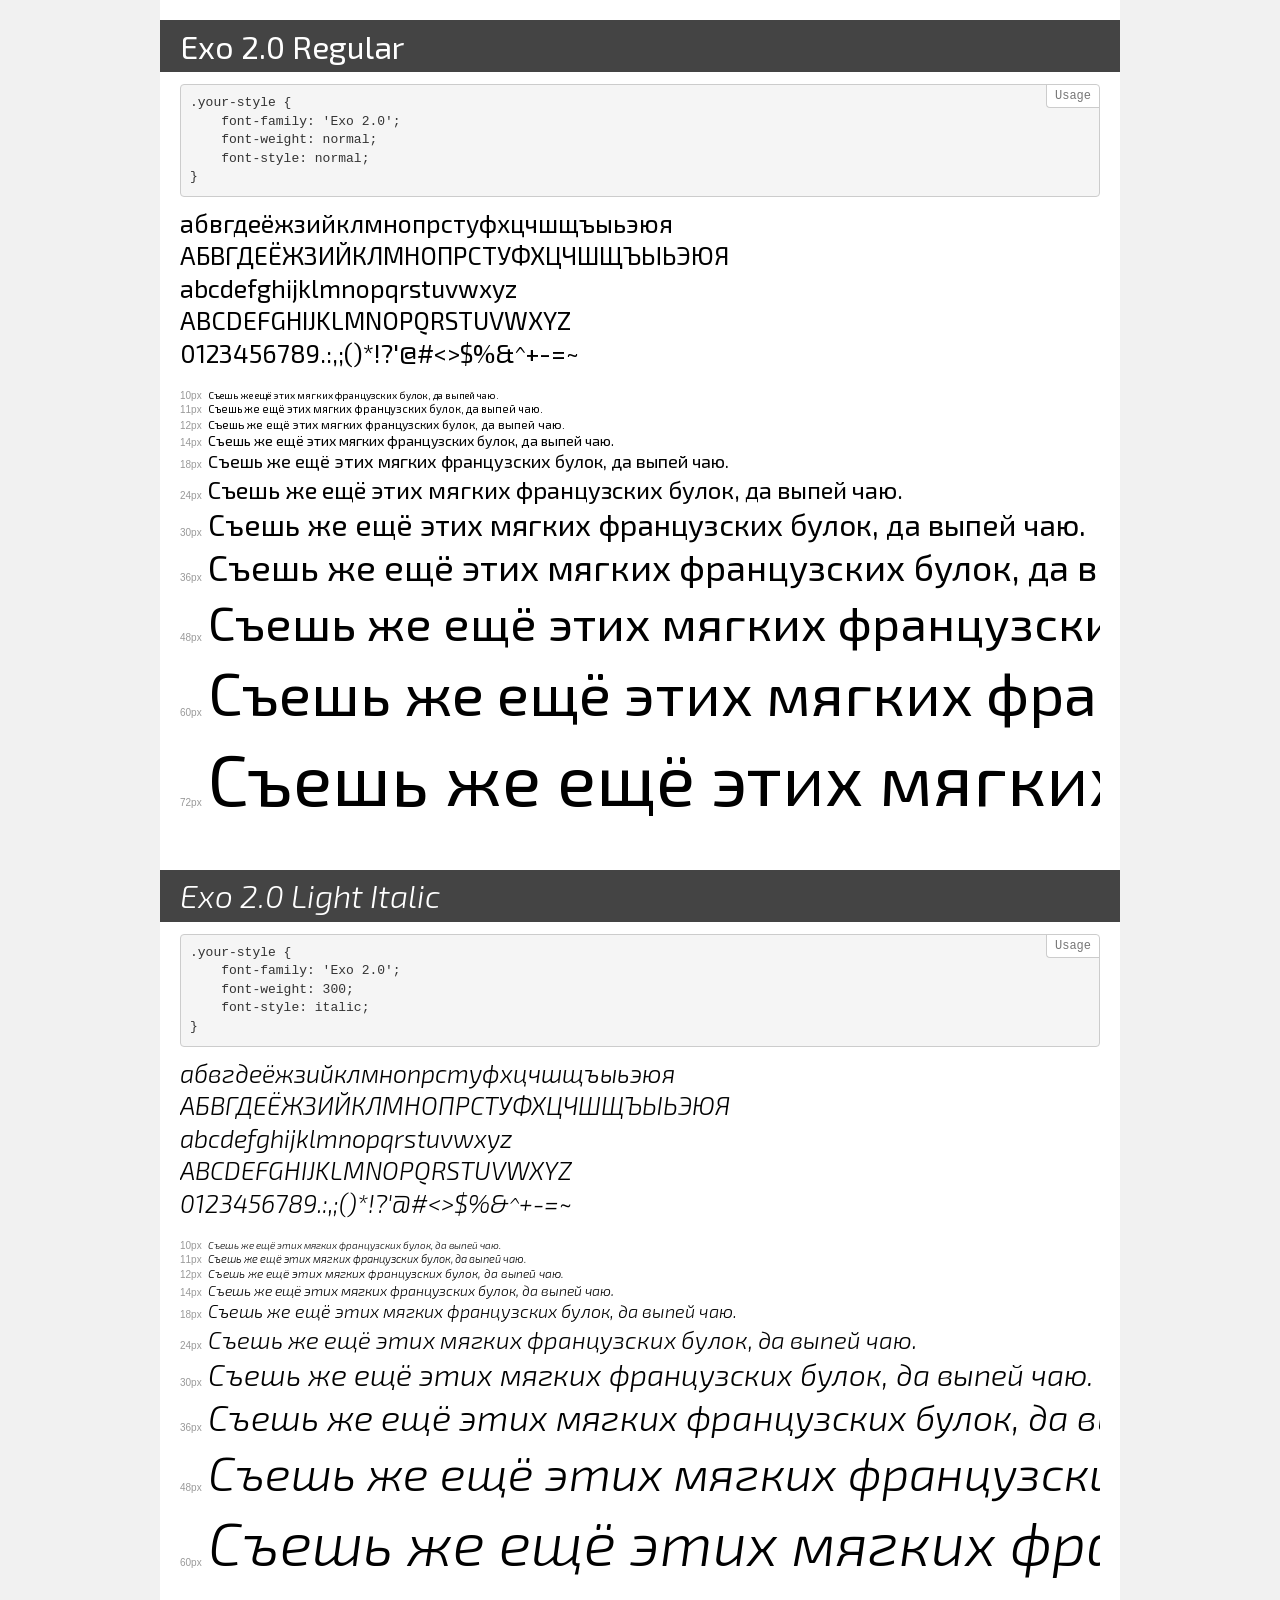
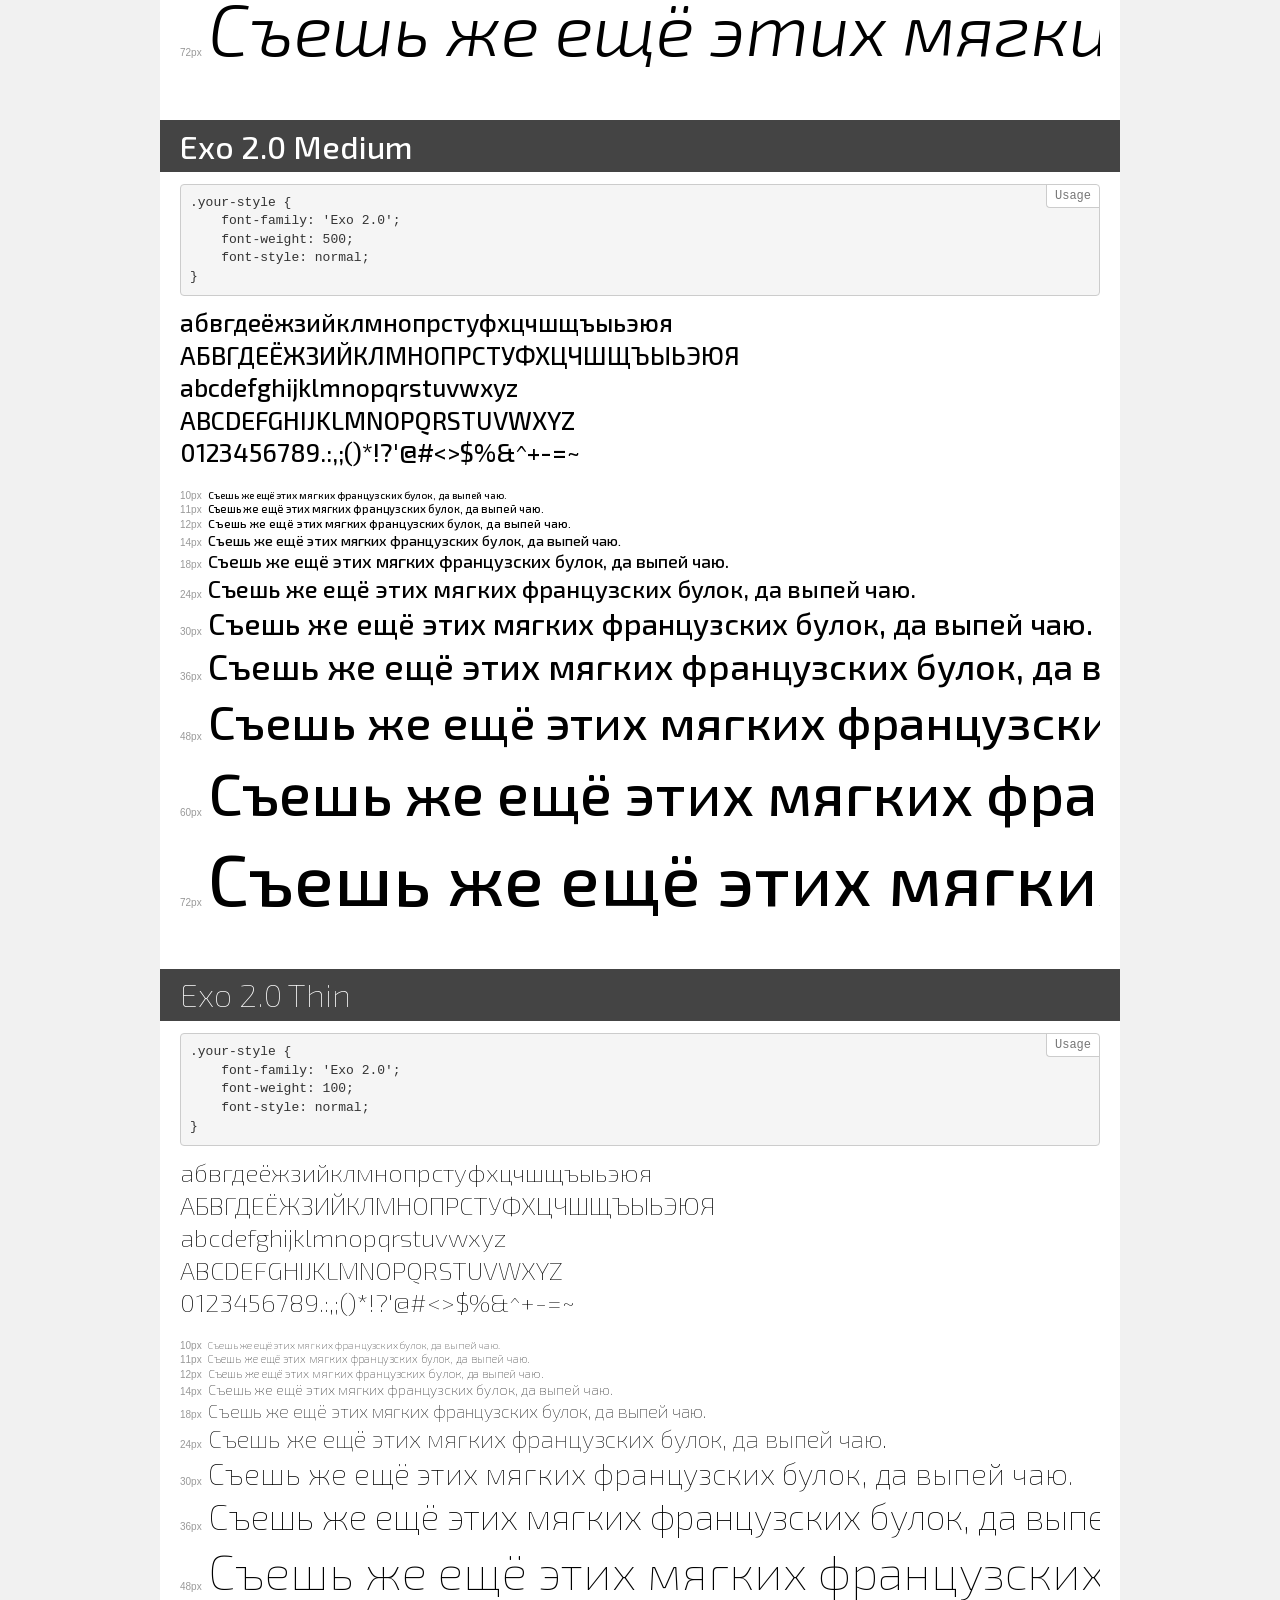
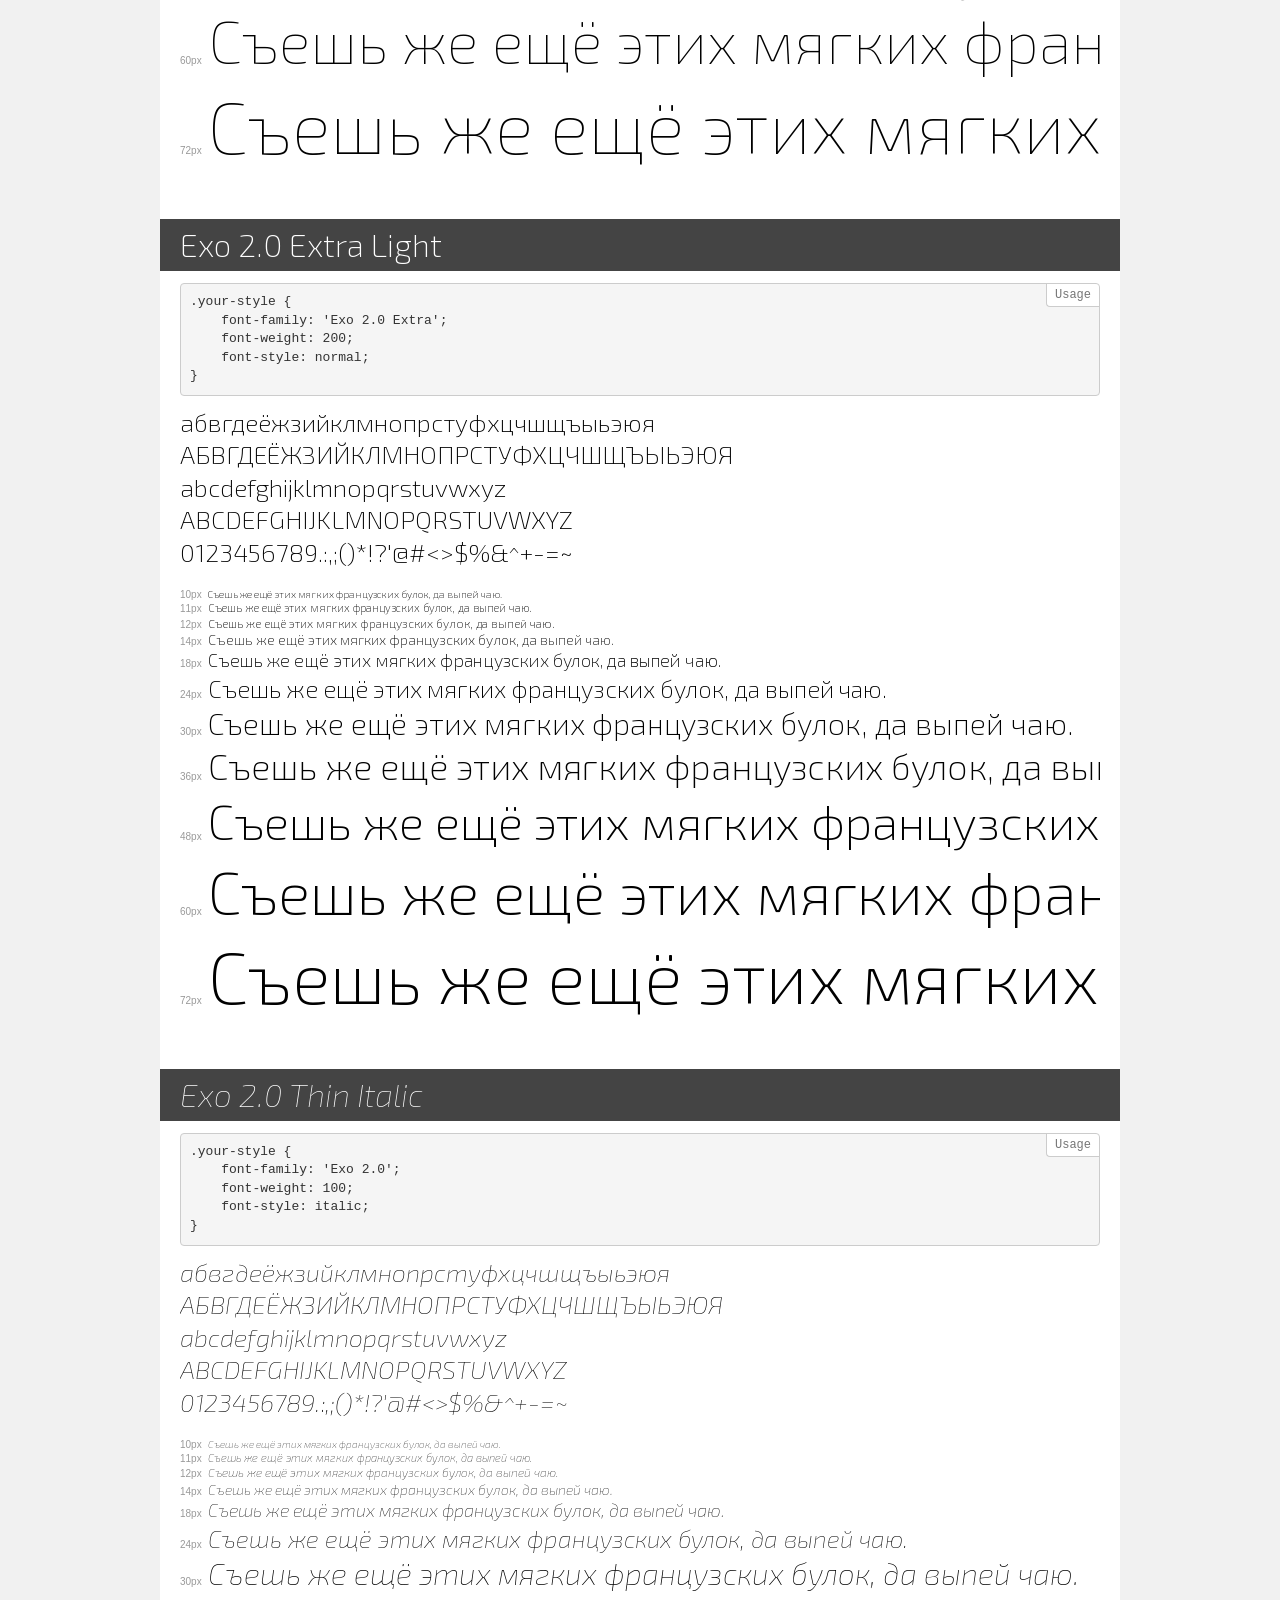
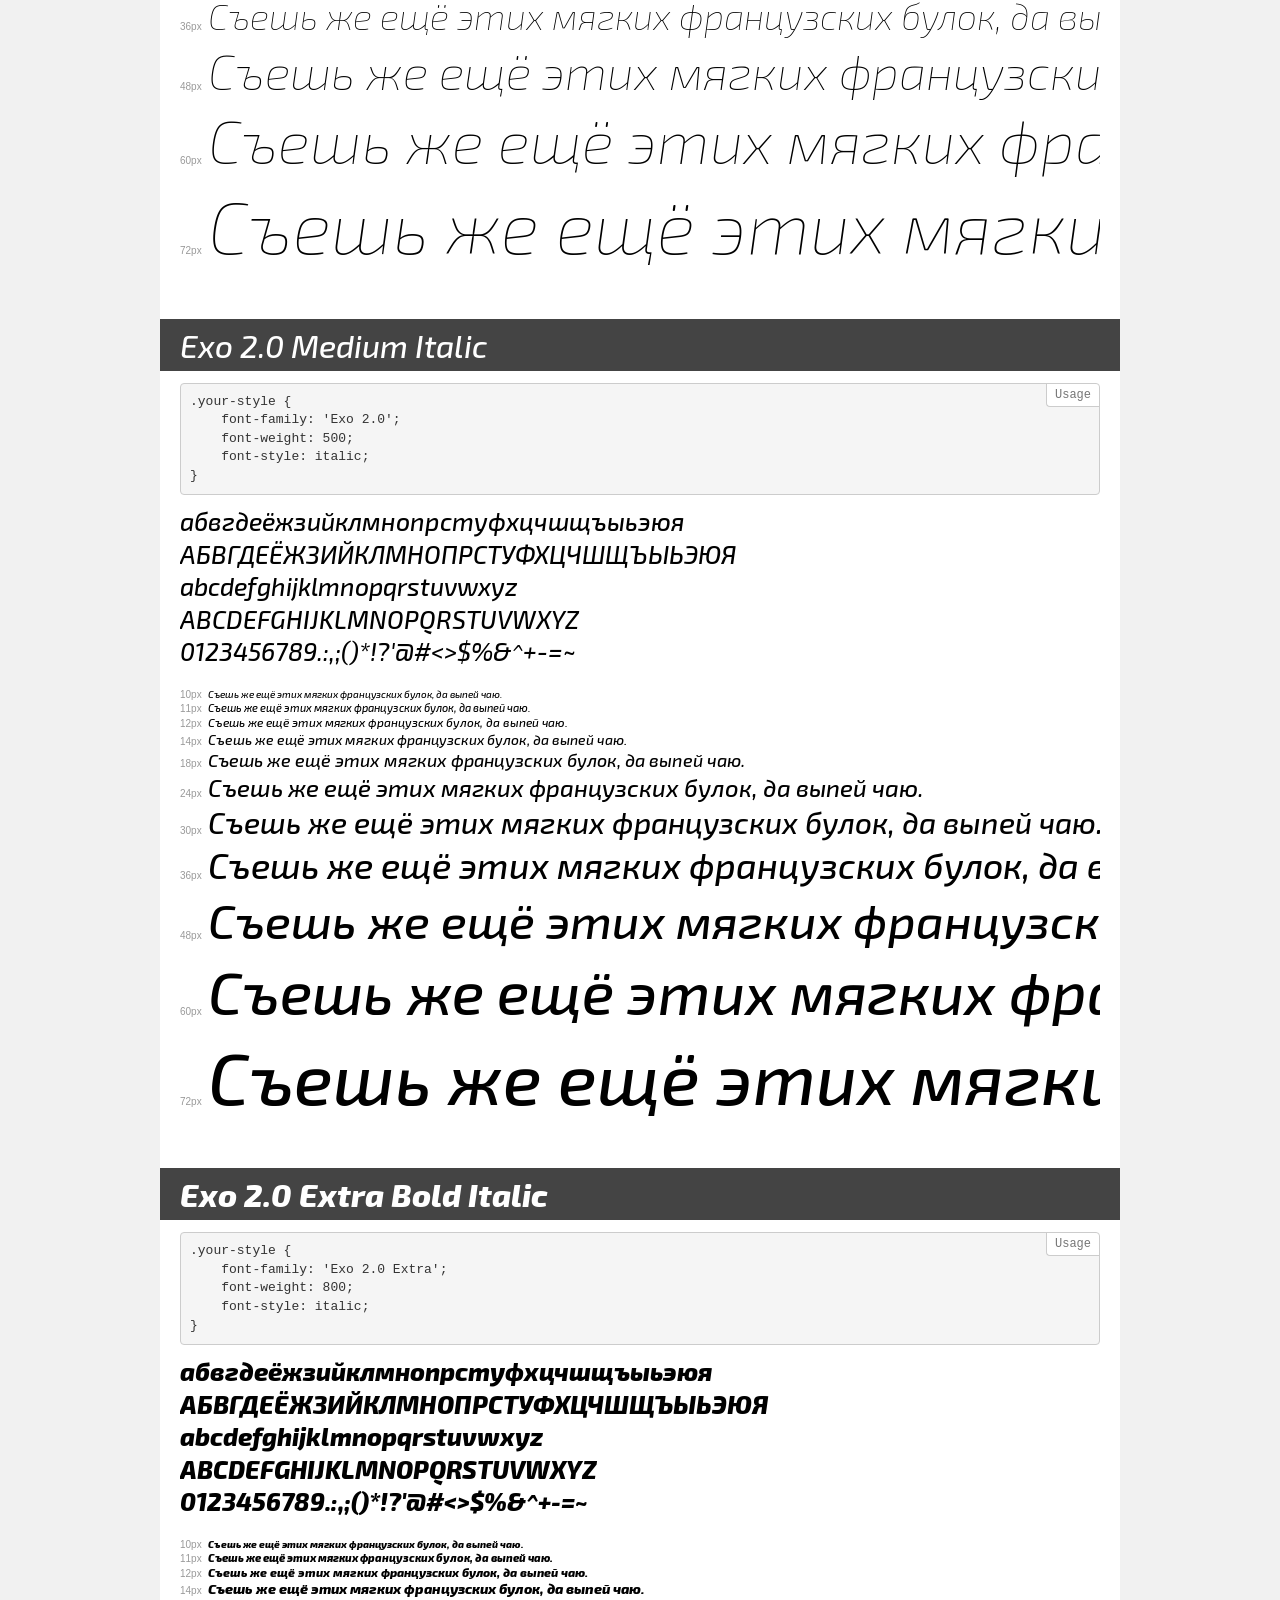
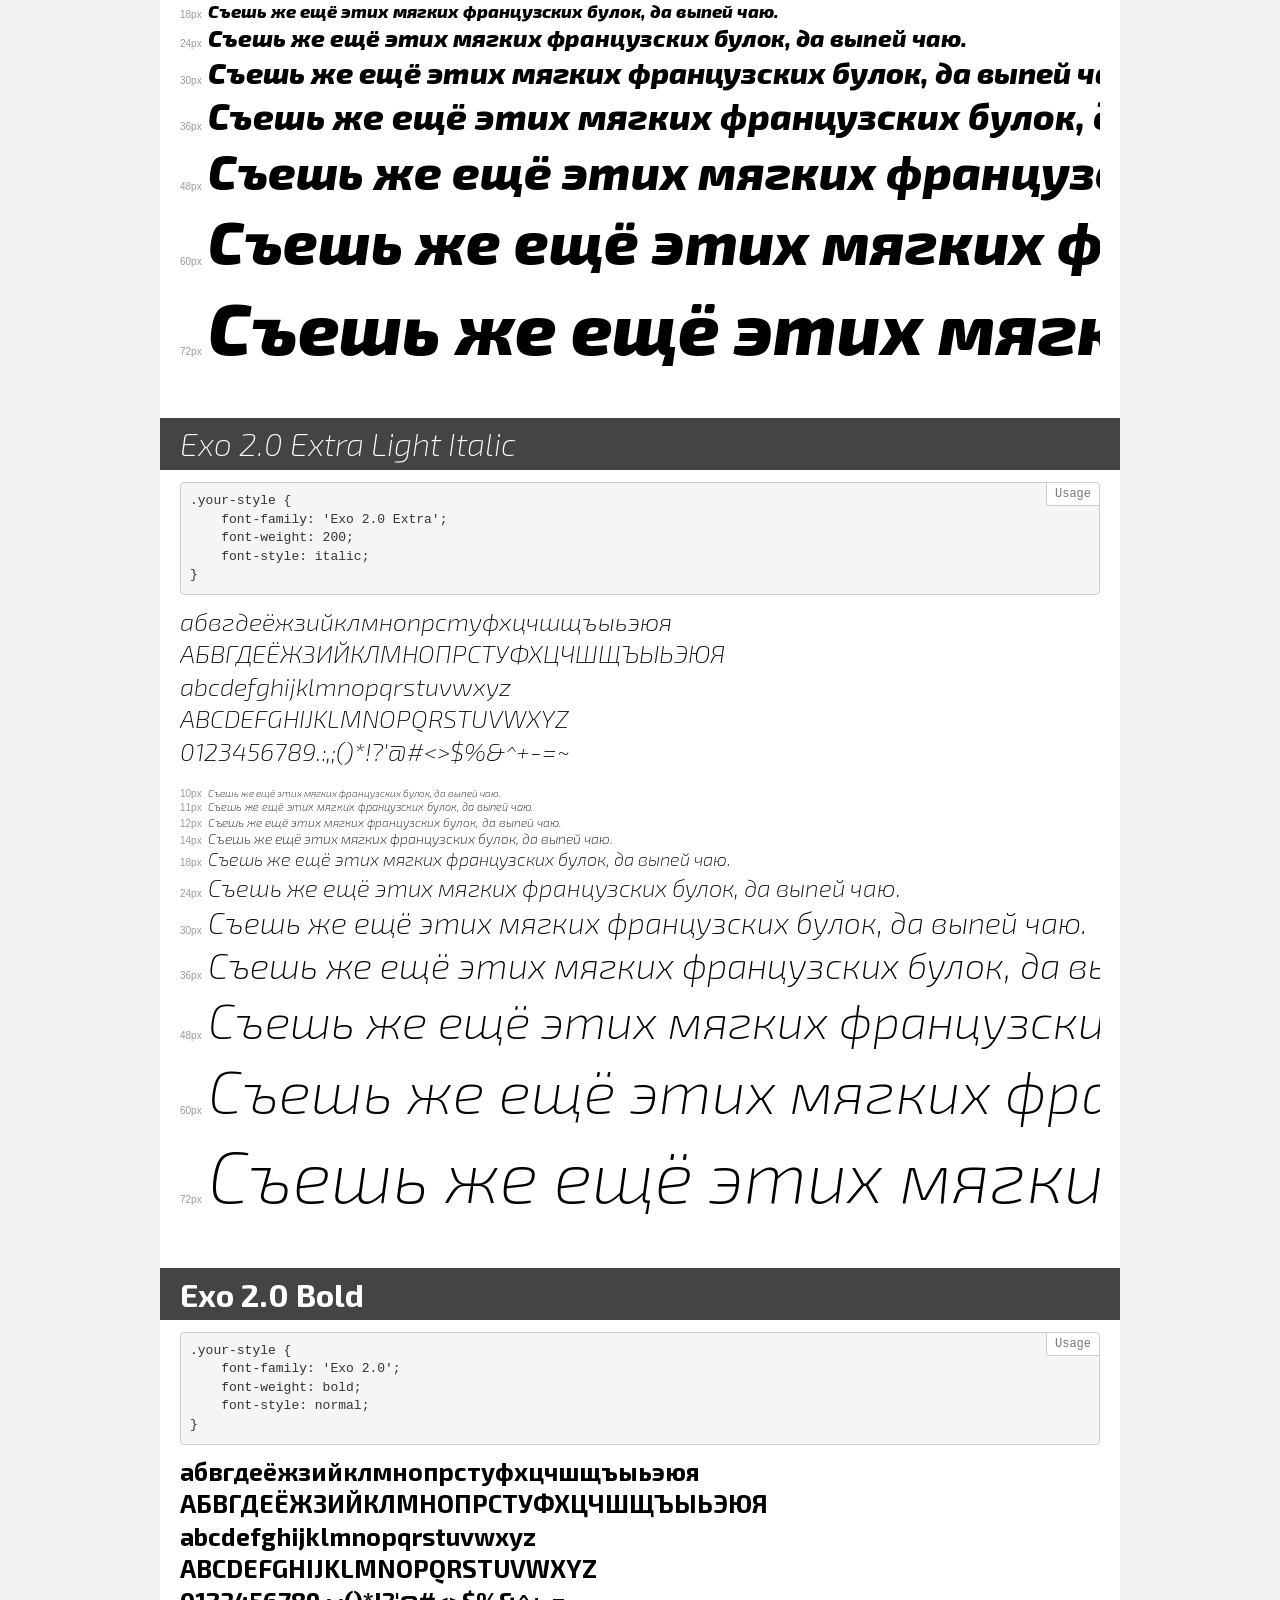
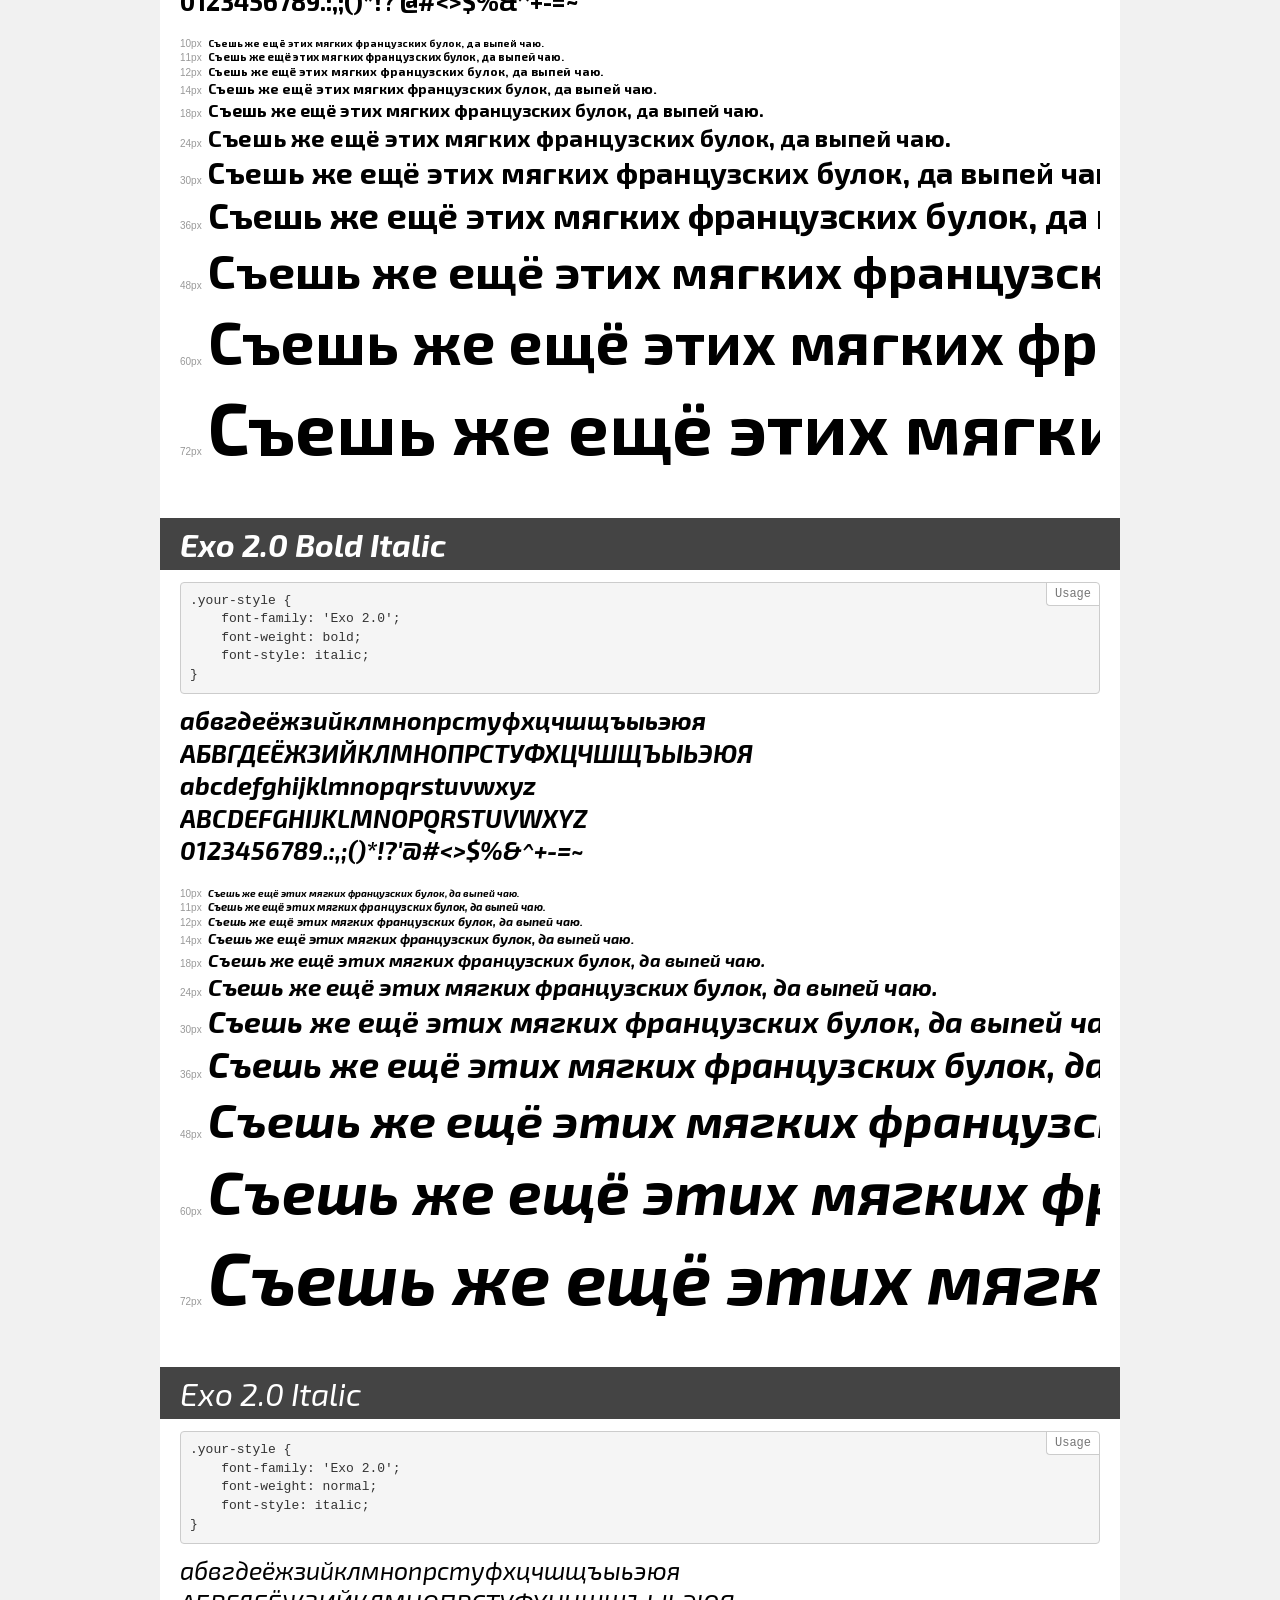
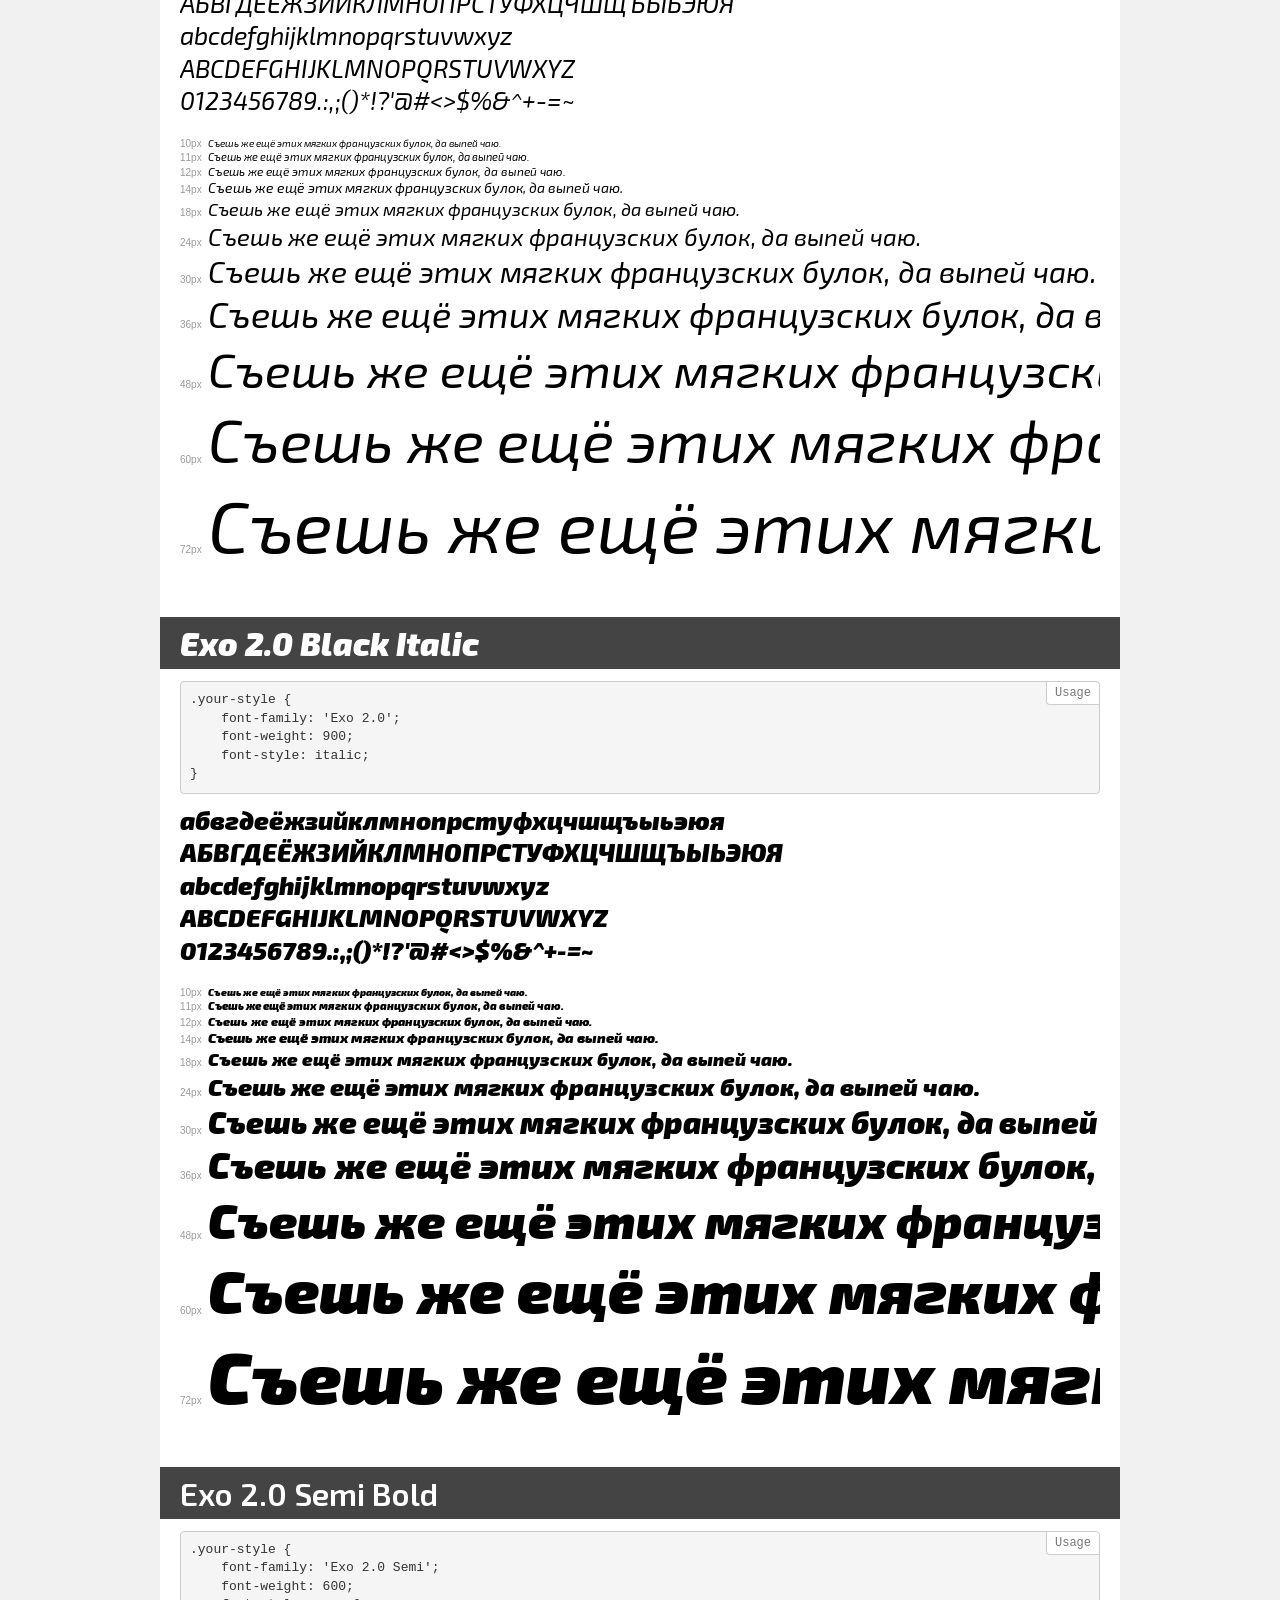
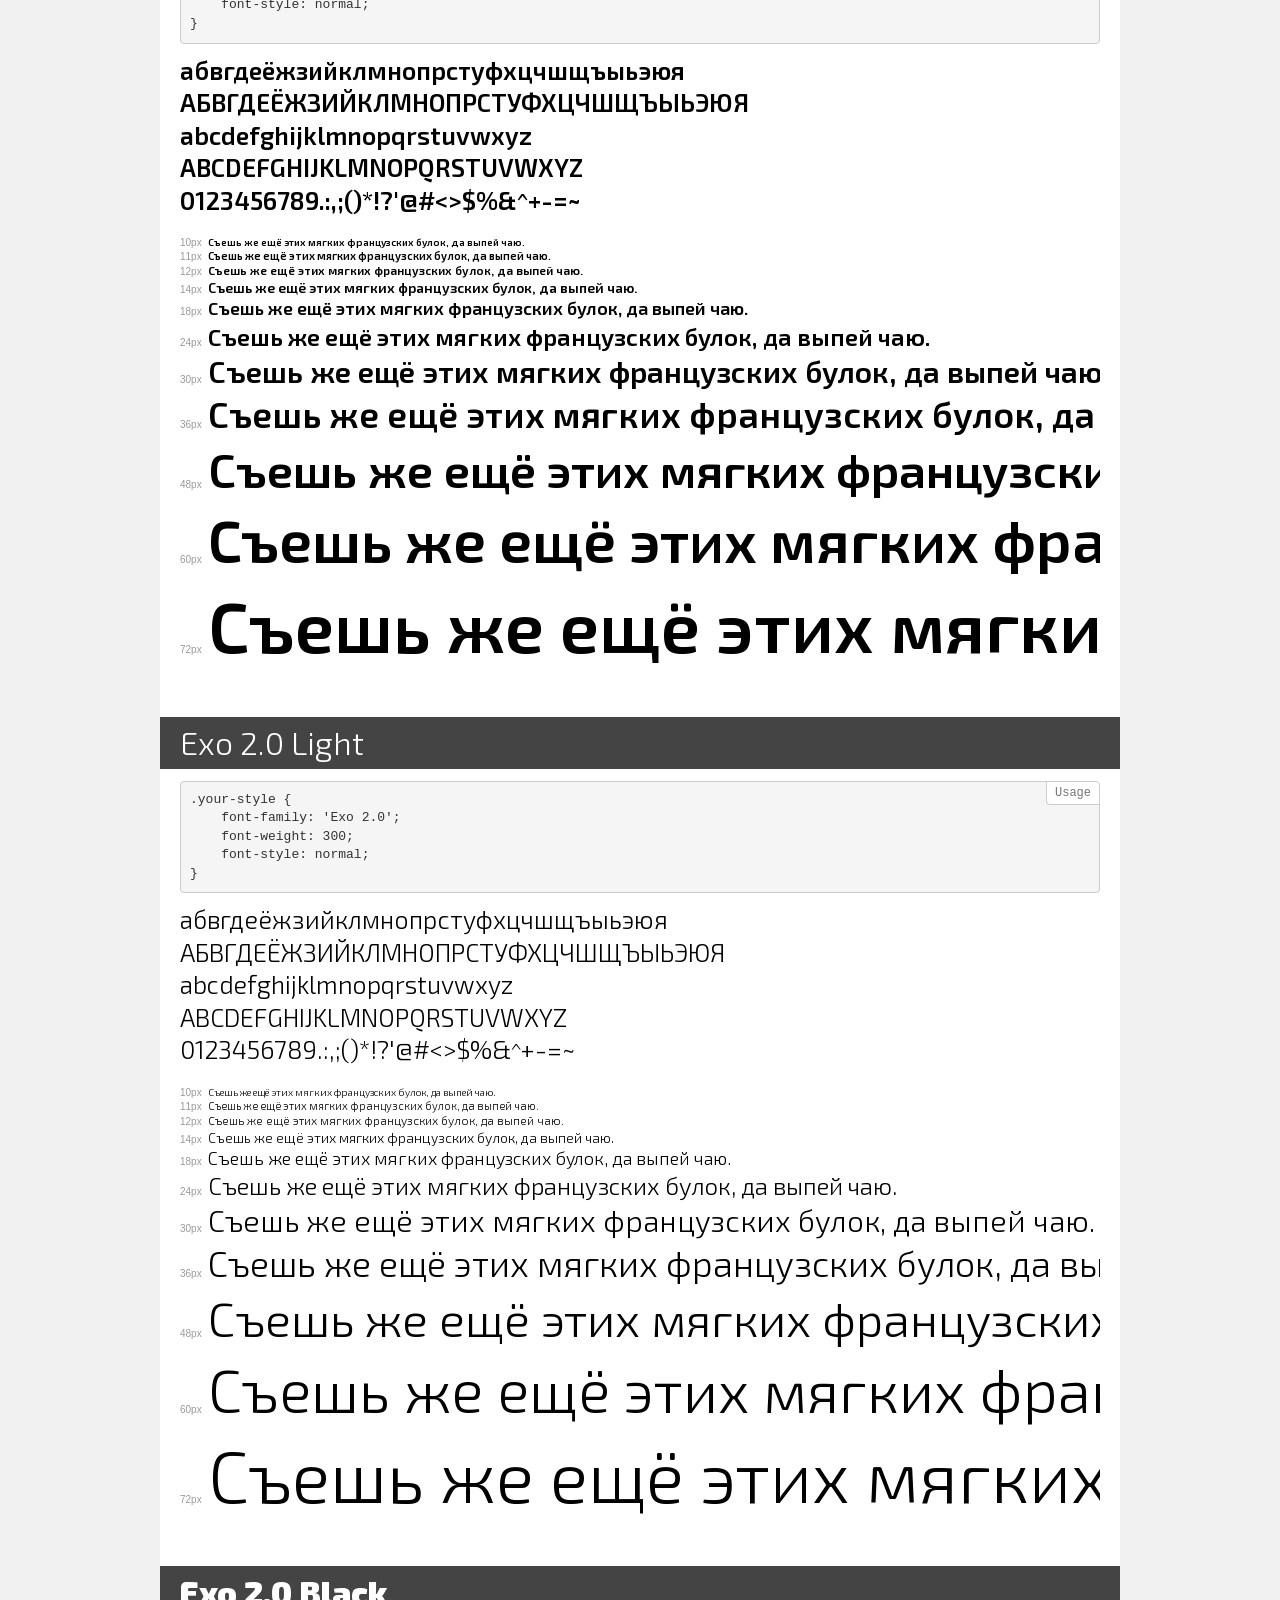
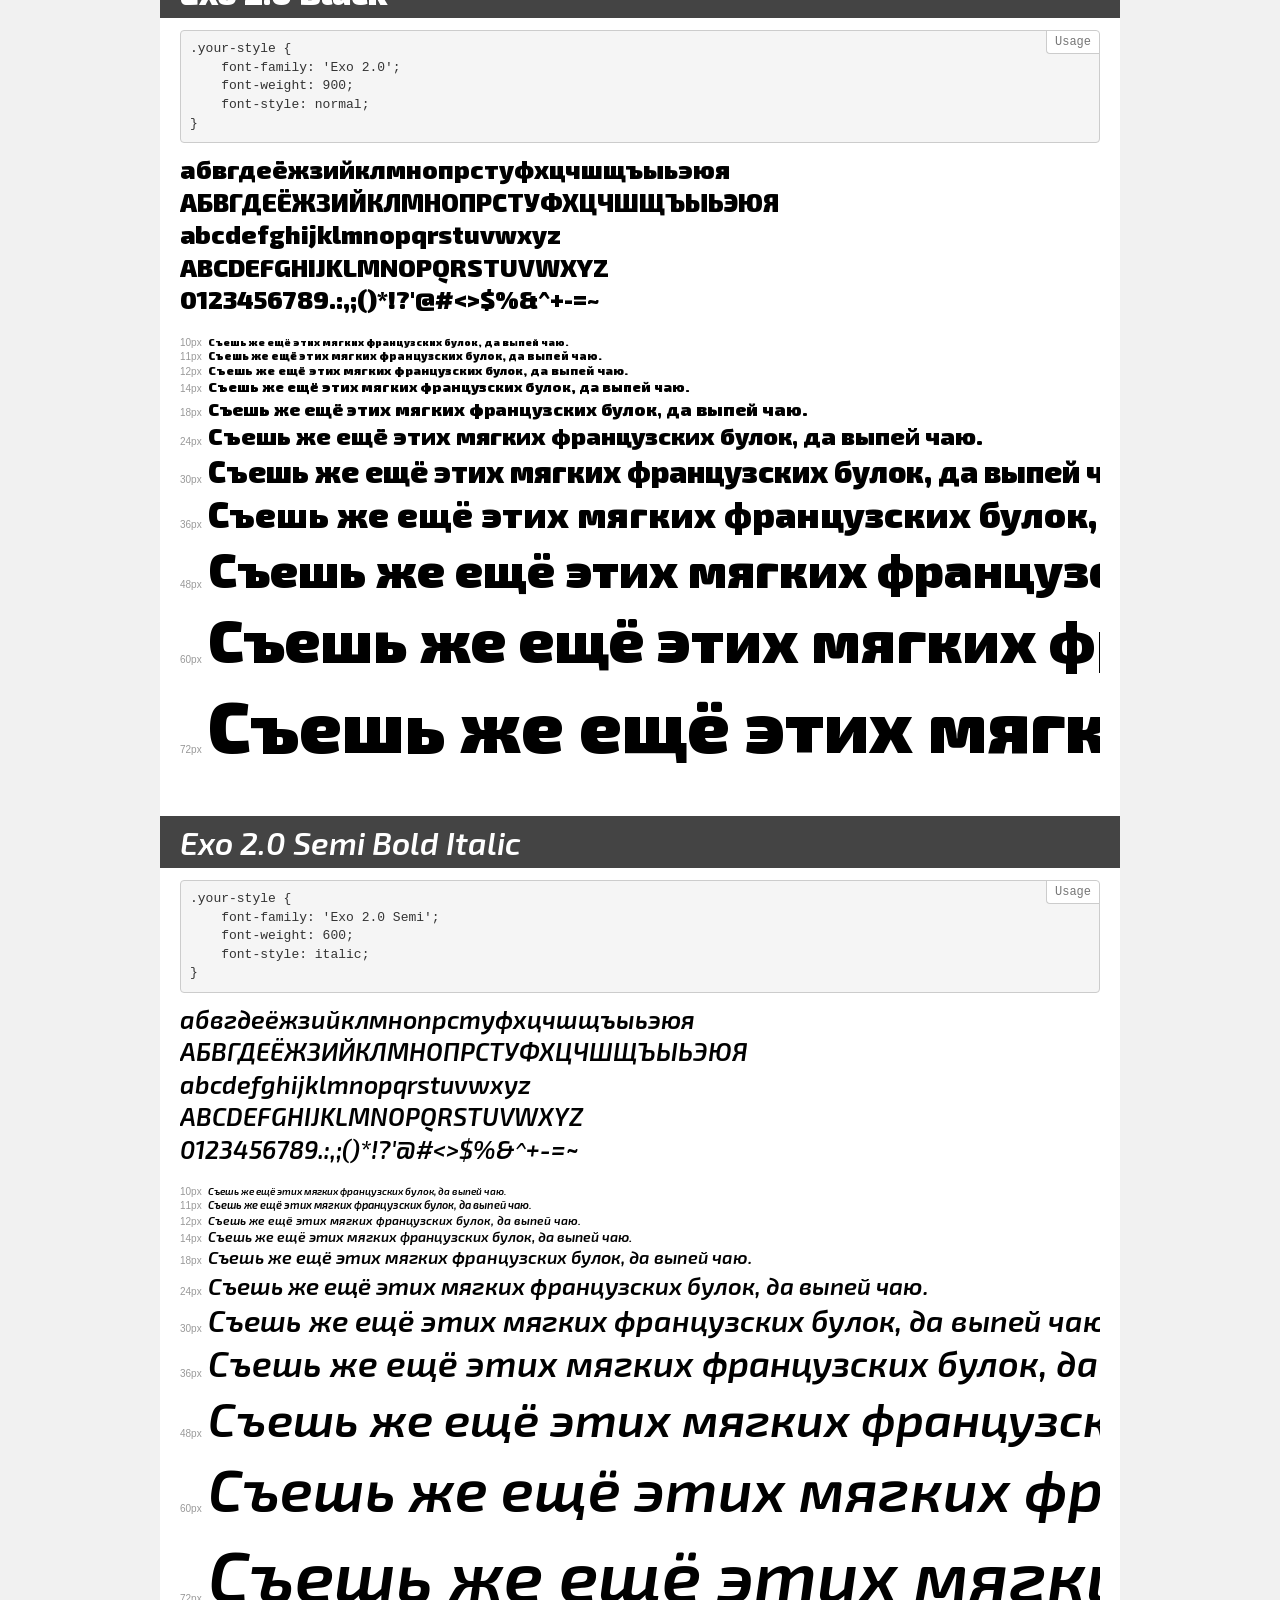
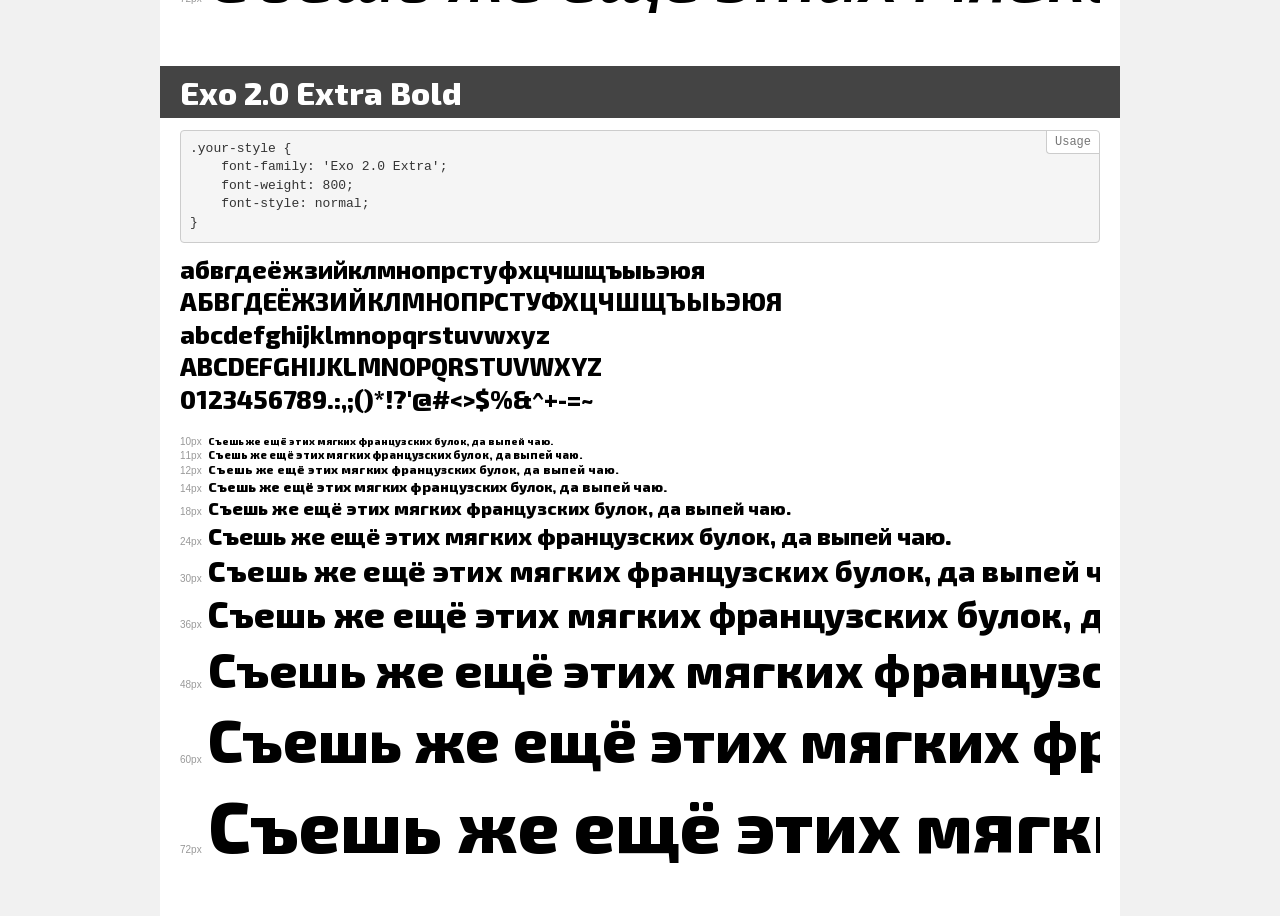
<file: src/font/exo/demo.html>
<!DOCTYPE html>
<html>
<head>
	<meta charset="utf-8">
	<meta http-equiv="X-UA-Compatible" content="IE=edge">
	<meta name="viewport" content="width=device-width, initial-scale=1">
	<meta name="robots" content="noindex, noarchive">
	<title>Transfonter demo</title>
	<link href="stylesheet.css" rel="stylesheet">
	<style>
		/*
		http://meyerweb.com/eric/tools/css/reset/
		v2.0 | 20110126
		License: none (public domain)
		*/
		html, body, div, span, applet, object, iframe,
		h1, h2, h3, h4, h5, h6, p, blockquote, pre,
		a, abbr, acronym, address, big, cite, code,
		del, dfn, em, img, ins, kbd, q, s, samp,
		small, strike, strong, sub, sup, tt, var,
		b, u, i, center,
		dl, dt, dd, ol, ul, li,
		fieldset, form, label, legend,
		table, caption, tbody, tfoot, thead, tr, th, td,
		article, aside, canvas, details, embed,
		figure, figcaption, footer, header, hgroup,
		menu, nav, output, ruby, section, summary,
		time, mark, audio, video {
			margin: 0;
			padding: 0;
			border: 0;
			font-size: 100%;
			font: inherit;
			vertical-align: baseline;
		}
		/* HTML5 display-role reset for older browsers */
		article, aside, details, figcaption, figure,
		footer, header, hgroup, menu, nav, section {
			display: block;
		}
		body {
			line-height: 1;
		}
		ol, ul {
			list-style: none;
		}
		blockquote, q {
			quotes: none;
		}
		blockquote:before, blockquote:after,
		q:before, q:after {
			content: '';
			content: none;
		}
		table {
			border-collapse: collapse;
			border-spacing: 0;
		}
		/* common styles */
		body {
			background: #f1f1f1;
			color: #000;
		}
		.page {
			background: #fff;
			width: 920px;
			margin: 0 auto;
			padding: 20px 20px 0 20px;
			overflow: hidden;
		}
		.font-container {
			overflow-x: auto;
			overflow-y: hidden;
			margin-bottom: 40px;
			line-height: 1.3;
			white-space: nowrap;
			padding-bottom: 5px;
		}
		h1 {
			position: relative;
			background: #444;
			font-size: 32px;
			color: #fff;
			padding: 10px 20px;
			margin: 0 -20px 12px -20px;
		}
		.letters {
			font-size: 25px;
			margin-bottom: 20px;
		}
		.s10:before {
			content: '10px';
		}
		.s11:before {
			content: '11px';
		}
		.s12:before {
			content: '12px';
		}
		.s14:before {
			content: '14px';
		}
		.s18:before {
			content: '18px';
		}
		.s24:before {
			content: '24px';
		}
		.s30:before {
			content: '30px';
		}
		.s36:before {
			content: '36px';
		}
		.s48:before {
			content: '48px';
		}
		.s60:before {
			content: '60px';
		}
		.s72:before {
			content: '72px';
		}
		.s10:before, .s11:before, .s12:before, .s14:before,
		.s18:before, .s24:before, .s30:before, .s36:before,
		.s48:before, .s60:before, .s72:before {
			font-family: Arial, sans-serif;
			font-size: 10px;
			font-weight: normal;
			font-style: normal;
			color: #999;
			padding-right: 6px;
		}
		pre {
			display: block;
			position: relative;
			padding: 9px;
			margin: 0 0 10px;
			font-family: Monaco, Menlo, Consolas, "Courier New", monospace !important;
			font-size: 13px;
			line-height: 1.428571429;
			color: #333;
			font-weight: normal !important;
			font-style: normal !important;
			background-color: #f5f5f5;
			border: 1px solid #ccc;
			overflow-x: auto;
			border-radius: 4px;
		}
		pre:after {
			display: block;
			position: absolute;
			right: 0;
			top: 0;
			content: 'Usage';
			line-height: 1;
			padding: 5px 8px;
			font-size: 12px;
			color: #767676;
			background-color: #fff;
			border: 1px solid #ccc;
			border-right: none;
			border-top: none;
			border-radius: 0 4px 0 4px;
			z-index: 10;
		}
		/* responsive */
		@media (max-width: 959px) {
			.page {
				width: auto;
				margin: 0;
			}
		}
	</style>
</head>
<body>
<div class="page">
	<div class="demo" style="font-family: 'Exo 2.0'; font-weight: normal; font-style: normal;">
		<h1>Exo 2.0 Regular</h1>
		<pre>.your-style {
    font-family: 'Exo 2.0';
    font-weight: normal;
    font-style: normal;
}</pre>
		<div class="font-container">
			<p class="letters">
				абвгдеёжзийклмнопрстуфхцчшщъыьэюя <br />
				АБВГДЕЁЖЗИЙКЛМНОПРСТУФХЦЧШЩЪЫЬЭЮЯ <br />
				abcdefghijklmnopqrstuvwxyz <br />
				ABCDEFGHIJKLMNOPQRSTUVWXYZ <br />				0123456789.:,;()*!?'@#<>$%&^+-=~
			</p>
			<p class="s10" style="font-size: 10px;">Съешь же ещё этих мягких французских булок, да выпей чаю.</p>
			<p class="s11" style="font-size: 11px;">Съешь же ещё этих мягких французских булок, да выпей чаю.</p>
			<p class="s12" style="font-size: 12px;">Съешь же ещё этих мягких французских булок, да выпей чаю.</p>
			<p class="s14" style="font-size: 14px;">Съешь же ещё этих мягких французских булок, да выпей чаю.</p>
			<p class="s18" style="font-size: 18px;">Съешь же ещё этих мягких французских булок, да выпей чаю.</p>
			<p class="s24" style="font-size: 24px;">Съешь же ещё этих мягких французских булок, да выпей чаю.</p>
			<p class="s30" style="font-size: 30px;">Съешь же ещё этих мягких французских булок, да выпей чаю.</p>
			<p class="s36" style="font-size: 36px;">Съешь же ещё этих мягких французских булок, да выпей чаю.</p>
			<p class="s48" style="font-size: 48px;">Съешь же ещё этих мягких французских булок, да выпей чаю.</p>
			<p class="s60" style="font-size: 60px;">Съешь же ещё этих мягких французских булок, да выпей чаю.</p>
			<p class="s72" style="font-size: 72px;">Съешь же ещё этих мягких французских булок, да выпей чаю.</p>
		</div>
	</div>
	<div class="demo" style="font-family: 'Exo 2.0'; font-weight: 300; font-style: italic;">
		<h1>Exo 2.0 Light Italic</h1>
		<pre>.your-style {
    font-family: 'Exo 2.0';
    font-weight: 300;
    font-style: italic;
}</pre>
		<div class="font-container">
			<p class="letters">
				абвгдеёжзийклмнопрстуфхцчшщъыьэюя <br />
				АБВГДЕЁЖЗИЙКЛМНОПРСТУФХЦЧШЩЪЫЬЭЮЯ <br />
				abcdefghijklmnopqrstuvwxyz <br />
				ABCDEFGHIJKLMNOPQRSTUVWXYZ <br />				0123456789.:,;()*!?'@#<>$%&^+-=~
			</p>
			<p class="s10" style="font-size: 10px;">Съешь же ещё этих мягких французских булок, да выпей чаю.</p>
			<p class="s11" style="font-size: 11px;">Съешь же ещё этих мягких французских булок, да выпей чаю.</p>
			<p class="s12" style="font-size: 12px;">Съешь же ещё этих мягких французских булок, да выпей чаю.</p>
			<p class="s14" style="font-size: 14px;">Съешь же ещё этих мягких французских булок, да выпей чаю.</p>
			<p class="s18" style="font-size: 18px;">Съешь же ещё этих мягких французских булок, да выпей чаю.</p>
			<p class="s24" style="font-size: 24px;">Съешь же ещё этих мягких французских булок, да выпей чаю.</p>
			<p class="s30" style="font-size: 30px;">Съешь же ещё этих мягких французских булок, да выпей чаю.</p>
			<p class="s36" style="font-size: 36px;">Съешь же ещё этих мягких французских булок, да выпей чаю.</p>
			<p class="s48" style="font-size: 48px;">Съешь же ещё этих мягких французских булок, да выпей чаю.</p>
			<p class="s60" style="font-size: 60px;">Съешь же ещё этих мягких французских булок, да выпей чаю.</p>
			<p class="s72" style="font-size: 72px;">Съешь же ещё этих мягких французских булок, да выпей чаю.</p>
		</div>
	</div>
	<div class="demo" style="font-family: 'Exo 2.0'; font-weight: 500; font-style: normal;">
		<h1>Exo 2.0 Medium</h1>
		<pre>.your-style {
    font-family: 'Exo 2.0';
    font-weight: 500;
    font-style: normal;
}</pre>
		<div class="font-container">
			<p class="letters">
				абвгдеёжзийклмнопрстуфхцчшщъыьэюя <br />
				АБВГДЕЁЖЗИЙКЛМНОПРСТУФХЦЧШЩЪЫЬЭЮЯ <br />
				abcdefghijklmnopqrstuvwxyz <br />
				ABCDEFGHIJKLMNOPQRSTUVWXYZ <br />				0123456789.:,;()*!?'@#<>$%&^+-=~
			</p>
			<p class="s10" style="font-size: 10px;">Съешь же ещё этих мягких французских булок, да выпей чаю.</p>
			<p class="s11" style="font-size: 11px;">Съешь же ещё этих мягких французских булок, да выпей чаю.</p>
			<p class="s12" style="font-size: 12px;">Съешь же ещё этих мягких французских булок, да выпей чаю.</p>
			<p class="s14" style="font-size: 14px;">Съешь же ещё этих мягких французских булок, да выпей чаю.</p>
			<p class="s18" style="font-size: 18px;">Съешь же ещё этих мягких французских булок, да выпей чаю.</p>
			<p class="s24" style="font-size: 24px;">Съешь же ещё этих мягких французских булок, да выпей чаю.</p>
			<p class="s30" style="font-size: 30px;">Съешь же ещё этих мягких французских булок, да выпей чаю.</p>
			<p class="s36" style="font-size: 36px;">Съешь же ещё этих мягких французских булок, да выпей чаю.</p>
			<p class="s48" style="font-size: 48px;">Съешь же ещё этих мягких французских булок, да выпей чаю.</p>
			<p class="s60" style="font-size: 60px;">Съешь же ещё этих мягких французских булок, да выпей чаю.</p>
			<p class="s72" style="font-size: 72px;">Съешь же ещё этих мягких французских булок, да выпей чаю.</p>
		</div>
	</div>
	<div class="demo" style="font-family: 'Exo 2.0'; font-weight: 100; font-style: normal;">
		<h1>Exo 2.0 Thin</h1>
		<pre>.your-style {
    font-family: 'Exo 2.0';
    font-weight: 100;
    font-style: normal;
}</pre>
		<div class="font-container">
			<p class="letters">
				абвгдеёжзийклмнопрстуфхцчшщъыьэюя <br />
				АБВГДЕЁЖЗИЙКЛМНОПРСТУФХЦЧШЩЪЫЬЭЮЯ <br />
				abcdefghijklmnopqrstuvwxyz <br />
				ABCDEFGHIJKLMNOPQRSTUVWXYZ <br />				0123456789.:,;()*!?'@#<>$%&^+-=~
			</p>
			<p class="s10" style="font-size: 10px;">Съешь же ещё этих мягких французских булок, да выпей чаю.</p>
			<p class="s11" style="font-size: 11px;">Съешь же ещё этих мягких французских булок, да выпей чаю.</p>
			<p class="s12" style="font-size: 12px;">Съешь же ещё этих мягких французских булок, да выпей чаю.</p>
			<p class="s14" style="font-size: 14px;">Съешь же ещё этих мягких французских булок, да выпей чаю.</p>
			<p class="s18" style="font-size: 18px;">Съешь же ещё этих мягких французских булок, да выпей чаю.</p>
			<p class="s24" style="font-size: 24px;">Съешь же ещё этих мягких французских булок, да выпей чаю.</p>
			<p class="s30" style="font-size: 30px;">Съешь же ещё этих мягких французских булок, да выпей чаю.</p>
			<p class="s36" style="font-size: 36px;">Съешь же ещё этих мягких французских булок, да выпей чаю.</p>
			<p class="s48" style="font-size: 48px;">Съешь же ещё этих мягких французских булок, да выпей чаю.</p>
			<p class="s60" style="font-size: 60px;">Съешь же ещё этих мягких французских булок, да выпей чаю.</p>
			<p class="s72" style="font-size: 72px;">Съешь же ещё этих мягких французских булок, да выпей чаю.</p>
		</div>
	</div>
	<div class="demo" style="font-family: 'Exo 2.0 Extra'; font-weight: 200; font-style: normal;">
		<h1>Exo 2.0 Extra Light</h1>
		<pre>.your-style {
    font-family: 'Exo 2.0 Extra';
    font-weight: 200;
    font-style: normal;
}</pre>
		<div class="font-container">
			<p class="letters">
				абвгдеёжзийклмнопрстуфхцчшщъыьэюя <br />
				АБВГДЕЁЖЗИЙКЛМНОПРСТУФХЦЧШЩЪЫЬЭЮЯ <br />
				abcdefghijklmnopqrstuvwxyz <br />
				ABCDEFGHIJKLMNOPQRSTUVWXYZ <br />				0123456789.:,;()*!?'@#<>$%&^+-=~
			</p>
			<p class="s10" style="font-size: 10px;">Съешь же ещё этих мягких французских булок, да выпей чаю.</p>
			<p class="s11" style="font-size: 11px;">Съешь же ещё этих мягких французских булок, да выпей чаю.</p>
			<p class="s12" style="font-size: 12px;">Съешь же ещё этих мягких французских булок, да выпей чаю.</p>
			<p class="s14" style="font-size: 14px;">Съешь же ещё этих мягких французских булок, да выпей чаю.</p>
			<p class="s18" style="font-size: 18px;">Съешь же ещё этих мягких французских булок, да выпей чаю.</p>
			<p class="s24" style="font-size: 24px;">Съешь же ещё этих мягких французских булок, да выпей чаю.</p>
			<p class="s30" style="font-size: 30px;">Съешь же ещё этих мягких французских булок, да выпей чаю.</p>
			<p class="s36" style="font-size: 36px;">Съешь же ещё этих мягких французских булок, да выпей чаю.</p>
			<p class="s48" style="font-size: 48px;">Съешь же ещё этих мягких французских булок, да выпей чаю.</p>
			<p class="s60" style="font-size: 60px;">Съешь же ещё этих мягких французских булок, да выпей чаю.</p>
			<p class="s72" style="font-size: 72px;">Съешь же ещё этих мягких французских булок, да выпей чаю.</p>
		</div>
	</div>
	<div class="demo" style="font-family: 'Exo 2.0'; font-weight: 100; font-style: italic;">
		<h1>Exo 2.0 Thin Italic</h1>
		<pre>.your-style {
    font-family: 'Exo 2.0';
    font-weight: 100;
    font-style: italic;
}</pre>
		<div class="font-container">
			<p class="letters">
				абвгдеёжзийклмнопрстуфхцчшщъыьэюя <br />
				АБВГДЕЁЖЗИЙКЛМНОПРСТУФХЦЧШЩЪЫЬЭЮЯ <br />
				abcdefghijklmnopqrstuvwxyz <br />
				ABCDEFGHIJKLMNOPQRSTUVWXYZ <br />				0123456789.:,;()*!?'@#<>$%&^+-=~
			</p>
			<p class="s10" style="font-size: 10px;">Съешь же ещё этих мягких французских булок, да выпей чаю.</p>
			<p class="s11" style="font-size: 11px;">Съешь же ещё этих мягких французских булок, да выпей чаю.</p>
			<p class="s12" style="font-size: 12px;">Съешь же ещё этих мягких французских булок, да выпей чаю.</p>
			<p class="s14" style="font-size: 14px;">Съешь же ещё этих мягких французских булок, да выпей чаю.</p>
			<p class="s18" style="font-size: 18px;">Съешь же ещё этих мягких французских булок, да выпей чаю.</p>
			<p class="s24" style="font-size: 24px;">Съешь же ещё этих мягких французских булок, да выпей чаю.</p>
			<p class="s30" style="font-size: 30px;">Съешь же ещё этих мягких французских булок, да выпей чаю.</p>
			<p class="s36" style="font-size: 36px;">Съешь же ещё этих мягких французских булок, да выпей чаю.</p>
			<p class="s48" style="font-size: 48px;">Съешь же ещё этих мягких французских булок, да выпей чаю.</p>
			<p class="s60" style="font-size: 60px;">Съешь же ещё этих мягких французских булок, да выпей чаю.</p>
			<p class="s72" style="font-size: 72px;">Съешь же ещё этих мягких французских булок, да выпей чаю.</p>
		</div>
	</div>
	<div class="demo" style="font-family: 'Exo 2.0'; font-weight: 500; font-style: italic;">
		<h1>Exo 2.0 Medium Italic</h1>
		<pre>.your-style {
    font-family: 'Exo 2.0';
    font-weight: 500;
    font-style: italic;
}</pre>
		<div class="font-container">
			<p class="letters">
				абвгдеёжзийклмнопрстуфхцчшщъыьэюя <br />
				АБВГДЕЁЖЗИЙКЛМНОПРСТУФХЦЧШЩЪЫЬЭЮЯ <br />
				abcdefghijklmnopqrstuvwxyz <br />
				ABCDEFGHIJKLMNOPQRSTUVWXYZ <br />				0123456789.:,;()*!?'@#<>$%&^+-=~
			</p>
			<p class="s10" style="font-size: 10px;">Съешь же ещё этих мягких французских булок, да выпей чаю.</p>
			<p class="s11" style="font-size: 11px;">Съешь же ещё этих мягких французских булок, да выпей чаю.</p>
			<p class="s12" style="font-size: 12px;">Съешь же ещё этих мягких французских булок, да выпей чаю.</p>
			<p class="s14" style="font-size: 14px;">Съешь же ещё этих мягких французских булок, да выпей чаю.</p>
			<p class="s18" style="font-size: 18px;">Съешь же ещё этих мягких французских булок, да выпей чаю.</p>
			<p class="s24" style="font-size: 24px;">Съешь же ещё этих мягких французских булок, да выпей чаю.</p>
			<p class="s30" style="font-size: 30px;">Съешь же ещё этих мягких французских булок, да выпей чаю.</p>
			<p class="s36" style="font-size: 36px;">Съешь же ещё этих мягких французских булок, да выпей чаю.</p>
			<p class="s48" style="font-size: 48px;">Съешь же ещё этих мягких французских булок, да выпей чаю.</p>
			<p class="s60" style="font-size: 60px;">Съешь же ещё этих мягких французских булок, да выпей чаю.</p>
			<p class="s72" style="font-size: 72px;">Съешь же ещё этих мягких французских булок, да выпей чаю.</p>
		</div>
	</div>
	<div class="demo" style="font-family: 'Exo 2.0 Extra'; font-weight: 800; font-style: italic;">
		<h1>Exo 2.0 Extra Bold Italic</h1>
		<pre>.your-style {
    font-family: 'Exo 2.0 Extra';
    font-weight: 800;
    font-style: italic;
}</pre>
		<div class="font-container">
			<p class="letters">
				абвгдеёжзийклмнопрстуфхцчшщъыьэюя <br />
				АБВГДЕЁЖЗИЙКЛМНОПРСТУФХЦЧШЩЪЫЬЭЮЯ <br />
				abcdefghijklmnopqrstuvwxyz <br />
				ABCDEFGHIJKLMNOPQRSTUVWXYZ <br />				0123456789.:,;()*!?'@#<>$%&^+-=~
			</p>
			<p class="s10" style="font-size: 10px;">Съешь же ещё этих мягких французских булок, да выпей чаю.</p>
			<p class="s11" style="font-size: 11px;">Съешь же ещё этих мягких французских булок, да выпей чаю.</p>
			<p class="s12" style="font-size: 12px;">Съешь же ещё этих мягких французских булок, да выпей чаю.</p>
			<p class="s14" style="font-size: 14px;">Съешь же ещё этих мягких французских булок, да выпей чаю.</p>
			<p class="s18" style="font-size: 18px;">Съешь же ещё этих мягких французских булок, да выпей чаю.</p>
			<p class="s24" style="font-size: 24px;">Съешь же ещё этих мягких французских булок, да выпей чаю.</p>
			<p class="s30" style="font-size: 30px;">Съешь же ещё этих мягких французских булок, да выпей чаю.</p>
			<p class="s36" style="font-size: 36px;">Съешь же ещё этих мягких французских булок, да выпей чаю.</p>
			<p class="s48" style="font-size: 48px;">Съешь же ещё этих мягких французских булок, да выпей чаю.</p>
			<p class="s60" style="font-size: 60px;">Съешь же ещё этих мягких французских булок, да выпей чаю.</p>
			<p class="s72" style="font-size: 72px;">Съешь же ещё этих мягких французских булок, да выпей чаю.</p>
		</div>
	</div>
	<div class="demo" style="font-family: 'Exo 2.0 Extra'; font-weight: 200; font-style: italic;">
		<h1>Exo 2.0 Extra Light Italic</h1>
		<pre>.your-style {
    font-family: 'Exo 2.0 Extra';
    font-weight: 200;
    font-style: italic;
}</pre>
		<div class="font-container">
			<p class="letters">
				абвгдеёжзийклмнопрстуфхцчшщъыьэюя <br />
				АБВГДЕЁЖЗИЙКЛМНОПРСТУФХЦЧШЩЪЫЬЭЮЯ <br />
				abcdefghijklmnopqrstuvwxyz <br />
				ABCDEFGHIJKLMNOPQRSTUVWXYZ <br />				0123456789.:,;()*!?'@#<>$%&^+-=~
			</p>
			<p class="s10" style="font-size: 10px;">Съешь же ещё этих мягких французских булок, да выпей чаю.</p>
			<p class="s11" style="font-size: 11px;">Съешь же ещё этих мягких французских булок, да выпей чаю.</p>
			<p class="s12" style="font-size: 12px;">Съешь же ещё этих мягких французских булок, да выпей чаю.</p>
			<p class="s14" style="font-size: 14px;">Съешь же ещё этих мягких французских булок, да выпей чаю.</p>
			<p class="s18" style="font-size: 18px;">Съешь же ещё этих мягких французских булок, да выпей чаю.</p>
			<p class="s24" style="font-size: 24px;">Съешь же ещё этих мягких французских булок, да выпей чаю.</p>
			<p class="s30" style="font-size: 30px;">Съешь же ещё этих мягких французских булок, да выпей чаю.</p>
			<p class="s36" style="font-size: 36px;">Съешь же ещё этих мягких французских булок, да выпей чаю.</p>
			<p class="s48" style="font-size: 48px;">Съешь же ещё этих мягких французских булок, да выпей чаю.</p>
			<p class="s60" style="font-size: 60px;">Съешь же ещё этих мягких французских булок, да выпей чаю.</p>
			<p class="s72" style="font-size: 72px;">Съешь же ещё этих мягких французских булок, да выпей чаю.</p>
		</div>
	</div>
	<div class="demo" style="font-family: 'Exo 2.0'; font-weight: bold; font-style: normal;">
		<h1>Exo 2.0 Bold</h1>
		<pre>.your-style {
    font-family: 'Exo 2.0';
    font-weight: bold;
    font-style: normal;
}</pre>
		<div class="font-container">
			<p class="letters">
				абвгдеёжзийклмнопрстуфхцчшщъыьэюя <br />
				АБВГДЕЁЖЗИЙКЛМНОПРСТУФХЦЧШЩЪЫЬЭЮЯ <br />
				abcdefghijklmnopqrstuvwxyz <br />
				ABCDEFGHIJKLMNOPQRSTUVWXYZ <br />				0123456789.:,;()*!?'@#<>$%&^+-=~
			</p>
			<p class="s10" style="font-size: 10px;">Съешь же ещё этих мягких французских булок, да выпей чаю.</p>
			<p class="s11" style="font-size: 11px;">Съешь же ещё этих мягких французских булок, да выпей чаю.</p>
			<p class="s12" style="font-size: 12px;">Съешь же ещё этих мягких французских булок, да выпей чаю.</p>
			<p class="s14" style="font-size: 14px;">Съешь же ещё этих мягких французских булок, да выпей чаю.</p>
			<p class="s18" style="font-size: 18px;">Съешь же ещё этих мягких французских булок, да выпей чаю.</p>
			<p class="s24" style="font-size: 24px;">Съешь же ещё этих мягких французских булок, да выпей чаю.</p>
			<p class="s30" style="font-size: 30px;">Съешь же ещё этих мягких французских булок, да выпей чаю.</p>
			<p class="s36" style="font-size: 36px;">Съешь же ещё этих мягких французских булок, да выпей чаю.</p>
			<p class="s48" style="font-size: 48px;">Съешь же ещё этих мягких французских булок, да выпей чаю.</p>
			<p class="s60" style="font-size: 60px;">Съешь же ещё этих мягких французских булок, да выпей чаю.</p>
			<p class="s72" style="font-size: 72px;">Съешь же ещё этих мягких французских булок, да выпей чаю.</p>
		</div>
	</div>
	<div class="demo" style="font-family: 'Exo 2.0'; font-weight: bold; font-style: italic;">
		<h1>Exo 2.0 Bold Italic</h1>
		<pre>.your-style {
    font-family: 'Exo 2.0';
    font-weight: bold;
    font-style: italic;
}</pre>
		<div class="font-container">
			<p class="letters">
				абвгдеёжзийклмнопрстуфхцчшщъыьэюя <br />
				АБВГДЕЁЖЗИЙКЛМНОПРСТУФХЦЧШЩЪЫЬЭЮЯ <br />
				abcdefghijklmnopqrstuvwxyz <br />
				ABCDEFGHIJKLMNOPQRSTUVWXYZ <br />				0123456789.:,;()*!?'@#<>$%&^+-=~
			</p>
			<p class="s10" style="font-size: 10px;">Съешь же ещё этих мягких французских булок, да выпей чаю.</p>
			<p class="s11" style="font-size: 11px;">Съешь же ещё этих мягких французских булок, да выпей чаю.</p>
			<p class="s12" style="font-size: 12px;">Съешь же ещё этих мягких французских булок, да выпей чаю.</p>
			<p class="s14" style="font-size: 14px;">Съешь же ещё этих мягких французских булок, да выпей чаю.</p>
			<p class="s18" style="font-size: 18px;">Съешь же ещё этих мягких французских булок, да выпей чаю.</p>
			<p class="s24" style="font-size: 24px;">Съешь же ещё этих мягких французских булок, да выпей чаю.</p>
			<p class="s30" style="font-size: 30px;">Съешь же ещё этих мягких французских булок, да выпей чаю.</p>
			<p class="s36" style="font-size: 36px;">Съешь же ещё этих мягких французских булок, да выпей чаю.</p>
			<p class="s48" style="font-size: 48px;">Съешь же ещё этих мягких французских булок, да выпей чаю.</p>
			<p class="s60" style="font-size: 60px;">Съешь же ещё этих мягких французских булок, да выпей чаю.</p>
			<p class="s72" style="font-size: 72px;">Съешь же ещё этих мягких французских булок, да выпей чаю.</p>
		</div>
	</div>
	<div class="demo" style="font-family: 'Exo 2.0'; font-weight: normal; font-style: italic;">
		<h1>Exo 2.0 Italic</h1>
		<pre>.your-style {
    font-family: 'Exo 2.0';
    font-weight: normal;
    font-style: italic;
}</pre>
		<div class="font-container">
			<p class="letters">
				абвгдеёжзийклмнопрстуфхцчшщъыьэюя <br />
				АБВГДЕЁЖЗИЙКЛМНОПРСТУФХЦЧШЩЪЫЬЭЮЯ <br />
				abcdefghijklmnopqrstuvwxyz <br />
				ABCDEFGHIJKLMNOPQRSTUVWXYZ <br />				0123456789.:,;()*!?'@#<>$%&^+-=~
			</p>
			<p class="s10" style="font-size: 10px;">Съешь же ещё этих мягких французских булок, да выпей чаю.</p>
			<p class="s11" style="font-size: 11px;">Съешь же ещё этих мягких французских булок, да выпей чаю.</p>
			<p class="s12" style="font-size: 12px;">Съешь же ещё этих мягких французских булок, да выпей чаю.</p>
			<p class="s14" style="font-size: 14px;">Съешь же ещё этих мягких французских булок, да выпей чаю.</p>
			<p class="s18" style="font-size: 18px;">Съешь же ещё этих мягких французских булок, да выпей чаю.</p>
			<p class="s24" style="font-size: 24px;">Съешь же ещё этих мягких французских булок, да выпей чаю.</p>
			<p class="s30" style="font-size: 30px;">Съешь же ещё этих мягких французских булок, да выпей чаю.</p>
			<p class="s36" style="font-size: 36px;">Съешь же ещё этих мягких французских булок, да выпей чаю.</p>
			<p class="s48" style="font-size: 48px;">Съешь же ещё этих мягких французских булок, да выпей чаю.</p>
			<p class="s60" style="font-size: 60px;">Съешь же ещё этих мягких французских булок, да выпей чаю.</p>
			<p class="s72" style="font-size: 72px;">Съешь же ещё этих мягких французских булок, да выпей чаю.</p>
		</div>
	</div>
	<div class="demo" style="font-family: 'Exo 2.0'; font-weight: 900; font-style: italic;">
		<h1>Exo 2.0 Black Italic</h1>
		<pre>.your-style {
    font-family: 'Exo 2.0';
    font-weight: 900;
    font-style: italic;
}</pre>
		<div class="font-container">
			<p class="letters">
				абвгдеёжзийклмнопрстуфхцчшщъыьэюя <br />
				АБВГДЕЁЖЗИЙКЛМНОПРСТУФХЦЧШЩЪЫЬЭЮЯ <br />
				abcdefghijklmnopqrstuvwxyz <br />
				ABCDEFGHIJKLMNOPQRSTUVWXYZ <br />				0123456789.:,;()*!?'@#<>$%&^+-=~
			</p>
			<p class="s10" style="font-size: 10px;">Съешь же ещё этих мягких французских булок, да выпей чаю.</p>
			<p class="s11" style="font-size: 11px;">Съешь же ещё этих мягких французских булок, да выпей чаю.</p>
			<p class="s12" style="font-size: 12px;">Съешь же ещё этих мягких французских булок, да выпей чаю.</p>
			<p class="s14" style="font-size: 14px;">Съешь же ещё этих мягких французских булок, да выпей чаю.</p>
			<p class="s18" style="font-size: 18px;">Съешь же ещё этих мягких французских булок, да выпей чаю.</p>
			<p class="s24" style="font-size: 24px;">Съешь же ещё этих мягких французских булок, да выпей чаю.</p>
			<p class="s30" style="font-size: 30px;">Съешь же ещё этих мягких французских булок, да выпей чаю.</p>
			<p class="s36" style="font-size: 36px;">Съешь же ещё этих мягких французских булок, да выпей чаю.</p>
			<p class="s48" style="font-size: 48px;">Съешь же ещё этих мягких французских булок, да выпей чаю.</p>
			<p class="s60" style="font-size: 60px;">Съешь же ещё этих мягких французских булок, да выпей чаю.</p>
			<p class="s72" style="font-size: 72px;">Съешь же ещё этих мягких французских булок, да выпей чаю.</p>
		</div>
	</div>
	<div class="demo" style="font-family: 'Exo 2.0 Semi'; font-weight: 600; font-style: normal;">
		<h1>Exo 2.0 Semi Bold</h1>
		<pre>.your-style {
    font-family: 'Exo 2.0 Semi';
    font-weight: 600;
    font-style: normal;
}</pre>
		<div class="font-container">
			<p class="letters">
				абвгдеёжзийклмнопрстуфхцчшщъыьэюя <br />
				АБВГДЕЁЖЗИЙКЛМНОПРСТУФХЦЧШЩЪЫЬЭЮЯ <br />
				abcdefghijklmnopqrstuvwxyz <br />
				ABCDEFGHIJKLMNOPQRSTUVWXYZ <br />				0123456789.:,;()*!?'@#<>$%&^+-=~
			</p>
			<p class="s10" style="font-size: 10px;">Съешь же ещё этих мягких французских булок, да выпей чаю.</p>
			<p class="s11" style="font-size: 11px;">Съешь же ещё этих мягких французских булок, да выпей чаю.</p>
			<p class="s12" style="font-size: 12px;">Съешь же ещё этих мягких французских булок, да выпей чаю.</p>
			<p class="s14" style="font-size: 14px;">Съешь же ещё этих мягких французских булок, да выпей чаю.</p>
			<p class="s18" style="font-size: 18px;">Съешь же ещё этих мягких французских булок, да выпей чаю.</p>
			<p class="s24" style="font-size: 24px;">Съешь же ещё этих мягких французских булок, да выпей чаю.</p>
			<p class="s30" style="font-size: 30px;">Съешь же ещё этих мягких французских булок, да выпей чаю.</p>
			<p class="s36" style="font-size: 36px;">Съешь же ещё этих мягких французских булок, да выпей чаю.</p>
			<p class="s48" style="font-size: 48px;">Съешь же ещё этих мягких французских булок, да выпей чаю.</p>
			<p class="s60" style="font-size: 60px;">Съешь же ещё этих мягких французских булок, да выпей чаю.</p>
			<p class="s72" style="font-size: 72px;">Съешь же ещё этих мягких французских булок, да выпей чаю.</p>
		</div>
	</div>
	<div class="demo" style="font-family: 'Exo 2.0'; font-weight: 300; font-style: normal;">
		<h1>Exo 2.0 Light</h1>
		<pre>.your-style {
    font-family: 'Exo 2.0';
    font-weight: 300;
    font-style: normal;
}</pre>
		<div class="font-container">
			<p class="letters">
				абвгдеёжзийклмнопрстуфхцчшщъыьэюя <br />
				АБВГДЕЁЖЗИЙКЛМНОПРСТУФХЦЧШЩЪЫЬЭЮЯ <br />
				abcdefghijklmnopqrstuvwxyz <br />
				ABCDEFGHIJKLMNOPQRSTUVWXYZ <br />				0123456789.:,;()*!?'@#<>$%&^+-=~
			</p>
			<p class="s10" style="font-size: 10px;">Съешь же ещё этих мягких французских булок, да выпей чаю.</p>
			<p class="s11" style="font-size: 11px;">Съешь же ещё этих мягких французских булок, да выпей чаю.</p>
			<p class="s12" style="font-size: 12px;">Съешь же ещё этих мягких французских булок, да выпей чаю.</p>
			<p class="s14" style="font-size: 14px;">Съешь же ещё этих мягких французских булок, да выпей чаю.</p>
			<p class="s18" style="font-size: 18px;">Съешь же ещё этих мягких французских булок, да выпей чаю.</p>
			<p class="s24" style="font-size: 24px;">Съешь же ещё этих мягких французских булок, да выпей чаю.</p>
			<p class="s30" style="font-size: 30px;">Съешь же ещё этих мягких французских булок, да выпей чаю.</p>
			<p class="s36" style="font-size: 36px;">Съешь же ещё этих мягких французских булок, да выпей чаю.</p>
			<p class="s48" style="font-size: 48px;">Съешь же ещё этих мягких французских булок, да выпей чаю.</p>
			<p class="s60" style="font-size: 60px;">Съешь же ещё этих мягких французских булок, да выпей чаю.</p>
			<p class="s72" style="font-size: 72px;">Съешь же ещё этих мягких французских булок, да выпей чаю.</p>
		</div>
	</div>
	<div class="demo" style="font-family: 'Exo 2.0'; font-weight: 900; font-style: normal;">
		<h1>Exo 2.0 Black</h1>
		<pre>.your-style {
    font-family: 'Exo 2.0';
    font-weight: 900;
    font-style: normal;
}</pre>
		<div class="font-container">
			<p class="letters">
				абвгдеёжзийклмнопрстуфхцчшщъыьэюя <br />
				АБВГДЕЁЖЗИЙКЛМНОПРСТУФХЦЧШЩЪЫЬЭЮЯ <br />
				abcdefghijklmnopqrstuvwxyz <br />
				ABCDEFGHIJKLMNOPQRSTUVWXYZ <br />				0123456789.:,;()*!?'@#<>$%&^+-=~
			</p>
			<p class="s10" style="font-size: 10px;">Съешь же ещё этих мягких французских булок, да выпей чаю.</p>
			<p class="s11" style="font-size: 11px;">Съешь же ещё этих мягких французских булок, да выпей чаю.</p>
			<p class="s12" style="font-size: 12px;">Съешь же ещё этих мягких французских булок, да выпей чаю.</p>
			<p class="s14" style="font-size: 14px;">Съешь же ещё этих мягких французских булок, да выпей чаю.</p>
			<p class="s18" style="font-size: 18px;">Съешь же ещё этих мягких французских булок, да выпей чаю.</p>
			<p class="s24" style="font-size: 24px;">Съешь же ещё этих мягких французских булок, да выпей чаю.</p>
			<p class="s30" style="font-size: 30px;">Съешь же ещё этих мягких французских булок, да выпей чаю.</p>
			<p class="s36" style="font-size: 36px;">Съешь же ещё этих мягких французских булок, да выпей чаю.</p>
			<p class="s48" style="font-size: 48px;">Съешь же ещё этих мягких французских булок, да выпей чаю.</p>
			<p class="s60" style="font-size: 60px;">Съешь же ещё этих мягких французских булок, да выпей чаю.</p>
			<p class="s72" style="font-size: 72px;">Съешь же ещё этих мягких французских булок, да выпей чаю.</p>
		</div>
	</div>
	<div class="demo" style="font-family: 'Exo 2.0 Semi'; font-weight: 600; font-style: italic;">
		<h1>Exo 2.0 Semi Bold Italic</h1>
		<pre>.your-style {
    font-family: 'Exo 2.0 Semi';
    font-weight: 600;
    font-style: italic;
}</pre>
		<div class="font-container">
			<p class="letters">
				абвгдеёжзийклмнопрстуфхцчшщъыьэюя <br />
				АБВГДЕЁЖЗИЙКЛМНОПРСТУФХЦЧШЩЪЫЬЭЮЯ <br />
				abcdefghijklmnopqrstuvwxyz <br />
				ABCDEFGHIJKLMNOPQRSTUVWXYZ <br />				0123456789.:,;()*!?'@#<>$%&^+-=~
			</p>
			<p class="s10" style="font-size: 10px;">Съешь же ещё этих мягких французских булок, да выпей чаю.</p>
			<p class="s11" style="font-size: 11px;">Съешь же ещё этих мягких французских булок, да выпей чаю.</p>
			<p class="s12" style="font-size: 12px;">Съешь же ещё этих мягких французских булок, да выпей чаю.</p>
			<p class="s14" style="font-size: 14px;">Съешь же ещё этих мягких французских булок, да выпей чаю.</p>
			<p class="s18" style="font-size: 18px;">Съешь же ещё этих мягких французских булок, да выпей чаю.</p>
			<p class="s24" style="font-size: 24px;">Съешь же ещё этих мягких французских булок, да выпей чаю.</p>
			<p class="s30" style="font-size: 30px;">Съешь же ещё этих мягких французских булок, да выпей чаю.</p>
			<p class="s36" style="font-size: 36px;">Съешь же ещё этих мягких французских булок, да выпей чаю.</p>
			<p class="s48" style="font-size: 48px;">Съешь же ещё этих мягких французских булок, да выпей чаю.</p>
			<p class="s60" style="font-size: 60px;">Съешь же ещё этих мягких французских булок, да выпей чаю.</p>
			<p class="s72" style="font-size: 72px;">Съешь же ещё этих мягких французских булок, да выпей чаю.</p>
		</div>
	</div>
	<div class="demo" style="font-family: 'Exo 2.0 Extra'; font-weight: 800; font-style: normal;">
		<h1>Exo 2.0 Extra Bold</h1>
		<pre>.your-style {
    font-family: 'Exo 2.0 Extra';
    font-weight: 800;
    font-style: normal;
}</pre>
		<div class="font-container">
			<p class="letters">
				абвгдеёжзийклмнопрстуфхцчшщъыьэюя <br />
				АБВГДЕЁЖЗИЙКЛМНОПРСТУФХЦЧШЩЪЫЬЭЮЯ <br />
				abcdefghijklmnopqrstuvwxyz <br />
				ABCDEFGHIJKLMNOPQRSTUVWXYZ <br />				0123456789.:,;()*!?'@#<>$%&^+-=~
			</p>
			<p class="s10" style="font-size: 10px;">Съешь же ещё этих мягких французских булок, да выпей чаю.</p>
			<p class="s11" style="font-size: 11px;">Съешь же ещё этих мягких французских булок, да выпей чаю.</p>
			<p class="s12" style="font-size: 12px;">Съешь же ещё этих мягких французских булок, да выпей чаю.</p>
			<p class="s14" style="font-size: 14px;">Съешь же ещё этих мягких французских булок, да выпей чаю.</p>
			<p class="s18" style="font-size: 18px;">Съешь же ещё этих мягких французских булок, да выпей чаю.</p>
			<p class="s24" style="font-size: 24px;">Съешь же ещё этих мягких французских булок, да выпей чаю.</p>
			<p class="s30" style="font-size: 30px;">Съешь же ещё этих мягких французских булок, да выпей чаю.</p>
			<p class="s36" style="font-size: 36px;">Съешь же ещё этих мягких французских булок, да выпей чаю.</p>
			<p class="s48" style="font-size: 48px;">Съешь же ещё этих мягких французских булок, да выпей чаю.</p>
			<p class="s60" style="font-size: 60px;">Съешь же ещё этих мягких французских булок, да выпей чаю.</p>
			<p class="s72" style="font-size: 72px;">Съешь же ещё этих мягких французских булок, да выпей чаю.</p>
		</div>
	</div>
</div>
</body>
</html>
</file>
<file: src/font/exo/stylesheet.css>
/* This stylesheet generated by Transfonter (https://transfonter.org) on July 5, 2017 12:45 AM */

@font-face {
	font-family: 'Exo 2.0';
	src: url('Exo20-Regular.eot');
	src: local('Exo 2.0 Regular'), local('Exo2.0-Regular'),
		url('Exo20-Regular.eot?#iefix') format('embedded-opentype'),
		url('Exo20-Regular.woff') format('woff'),
		url('Exo20-Regular.ttf') format('truetype');
	font-weight: normal;
	font-style: normal;
}

@font-face {
	font-family: 'Exo 2.0';
	src: url('Exo20-LightItalic.eot');
	src: local('Exo 2.0 Light Italic'), local('Exo2.0-LightItalic'),
		url('Exo20-LightItalic.eot?#iefix') format('embedded-opentype'),
		url('Exo20-LightItalic.woff') format('woff'),
		url('Exo20-LightItalic.ttf') format('truetype');
	font-weight: 300;
	font-style: italic;
}

@font-face {
	font-family: 'Exo 2.0';
	src: url('Exo20-Medium.eot');
	src: local('Exo 2.0 Medium'), local('Exo2.0-Medium'),
		url('Exo20-Medium.eot?#iefix') format('embedded-opentype'),
		url('Exo20-Medium.woff') format('woff'),
		url('Exo20-Medium.ttf') format('truetype');
	font-weight: 500;
	font-style: normal;
}

@font-face {
	font-family: 'Exo 2.0';
	src: url('Exo20-Thin.eot');
	src: local('Exo 2.0 Thin'), local('Exo2.0-Thin'),
		url('Exo20-Thin.eot?#iefix') format('embedded-opentype'),
		url('Exo20-Thin.woff') format('woff'),
		url('Exo20-Thin.ttf') format('truetype');
	font-weight: 100;
	font-style: normal;
}

@font-face {
	font-family: 'Exo 2.0 Extra';
	src: url('Exo20-ExtraLight.eot');
	src: local('Exo 2.0 Extra Light'), local('Exo2.0-ExtraLight'),
		url('Exo20-ExtraLight.eot?#iefix') format('embedded-opentype'),
		url('Exo20-ExtraLight.woff') format('woff'),
		url('Exo20-ExtraLight.ttf') format('truetype');
	font-weight: 200;
	font-style: normal;
}

@font-face {
	font-family: 'Exo 2.0';
	src: url('Exo20-ThinItalic.eot');
	src: local('Exo 2.0 Thin Italic'), local('Exo2.0-ThinItalic'),
		url('Exo20-ThinItalic.eot?#iefix') format('embedded-opentype'),
		url('Exo20-ThinItalic.woff') format('woff'),
		url('Exo20-ThinItalic.ttf') format('truetype');
	font-weight: 100;
	font-style: italic;
}

@font-face {
	font-family: 'Exo 2.0';
	src: url('Exo20-MediumItalic.eot');
	src: local('Exo 2.0 Medium Italic'), local('Exo2.0-MediumItalic'),
		url('Exo20-MediumItalic.eot?#iefix') format('embedded-opentype'),
		url('Exo20-MediumItalic.woff') format('woff'),
		url('Exo20-MediumItalic.ttf') format('truetype');
	font-weight: 500;
	font-style: italic;
}

@font-face {
	font-family: 'Exo 2.0 Extra';
	src: url('Exo20-ExtraBoldItalic.eot');
	src: local('Exo 2.0 Extra Bold Italic'), local('Exo2.0-ExtraBoldItalic'),
		url('Exo20-ExtraBoldItalic.eot?#iefix') format('embedded-opentype'),
		url('Exo20-ExtraBoldItalic.woff') format('woff'),
		url('Exo20-ExtraBoldItalic.ttf') format('truetype');
	font-weight: 800;
	font-style: italic;
}

@font-face {
	font-family: 'Exo 2.0 Extra';
	src: url('Exo20-ExtraLightItalic.eot');
	src: local('Exo 2.0 Extra Light Italic'), local('Exo2.0-ExtraLightItalic'),
		url('Exo20-ExtraLightItalic.eot?#iefix') format('embedded-opentype'),
		url('Exo20-ExtraLightItalic.woff') format('woff'),
		url('Exo20-ExtraLightItalic.ttf') format('truetype');
	font-weight: 200;
	font-style: italic;
}

@font-face {
	font-family: 'Exo 2.0';
	src: url('Exo20-Bold.eot');
	src: local('Exo 2.0 Bold'), local('Exo2.0-Bold'),
		url('Exo20-Bold.eot?#iefix') format('embedded-opentype'),
		url('Exo20-Bold.woff') format('woff'),
		url('Exo20-Bold.ttf') format('truetype');
	font-weight: bold;
	font-style: normal;
}

@font-face {
	font-family: 'Exo 2.0';
	src: url('Exo20-BoldItalic.eot');
	src: local('Exo 2.0 Bold Italic'), local('Exo2.0-BoldItalic'),
		url('Exo20-BoldItalic.eot?#iefix') format('embedded-opentype'),
		url('Exo20-BoldItalic.woff') format('woff'),
		url('Exo20-BoldItalic.ttf') format('truetype');
	font-weight: bold;
	font-style: italic;
}

@font-face {
	font-family: 'Exo 2.0';
	src: url('Exo20-Italic.eot');
	src: local('Exo 2.0 Italic'), local('Exo2.0-Italic'),
		url('Exo20-Italic.eot?#iefix') format('embedded-opentype'),
		url('Exo20-Italic.woff') format('woff'),
		url('Exo20-Italic.ttf') format('truetype');
	font-weight: normal;
	font-style: italic;
}

@font-face {
	font-family: 'Exo 2.0';
	src: url('Exo20-BlackItalic.eot');
	src: local('Exo 2.0 Black Italic'), local('Exo2.0-BlackItalic'),
		url('Exo20-BlackItalic.eot?#iefix') format('embedded-opentype'),
		url('Exo20-BlackItalic.woff') format('woff'),
		url('Exo20-BlackItalic.ttf') format('truetype');
	font-weight: 900;
	font-style: italic;
}

@font-face {
	font-family: 'Exo 2.0 Semi';
	src: url('Exo20-SemiBold.eot');
	src: local('Exo 2.0 Semi Bold'), local('Exo2.0-SemiBold'),
		url('Exo20-SemiBold.eot?#iefix') format('embedded-opentype'),
		url('Exo20-SemiBold.woff') format('woff'),
		url('Exo20-SemiBold.ttf') format('truetype');
	font-weight: 600;
	font-style: normal;
}

@font-face {
	font-family: 'Exo 2.0';
	src: url('Exo20-Light.eot');
	src: local('Exo 2.0 Light'), local('Exo2.0-Light'),
		url('Exo20-Light.eot?#iefix') format('embedded-opentype'),
		url('Exo20-Light.woff') format('woff'),
		url('Exo20-Light.ttf') format('truetype');
	font-weight: 300;
	font-style: normal;
}

@font-face {
	font-family: 'Exo 2.0';
	src: url('Exo20-Black.eot');
	src: local('Exo 2.0 Black'), local('Exo2.0-Black'),
		url('Exo20-Black.eot?#iefix') format('embedded-opentype'),
		url('Exo20-Black.woff') format('woff'),
		url('Exo20-Black.ttf') format('truetype');
	font-weight: 900;
	font-style: normal;
}

@font-face {
	font-family: 'Exo 2.0 Semi';
	src: url('Exo20-SemiBoldItalic.eot');
	src: local('Exo 2.0 Semi Bold Italic'), local('Exo2.0-SemiBoldItalic'),
		url('Exo20-SemiBoldItalic.eot?#iefix') format('embedded-opentype'),
		url('Exo20-SemiBoldItalic.woff') format('woff'),
		url('Exo20-SemiBoldItalic.ttf') format('truetype');
	font-weight: 600;
	font-style: italic;
}

@font-face {
	font-family: 'Exo 2.0 Extra';
	src: url('Exo20-ExtraBold.eot');
	src: local('Exo 2.0 Extra Bold'), local('Exo2.0-ExtraBold'),
		url('Exo20-ExtraBold.eot?#iefix') format('embedded-opentype'),
		url('Exo20-ExtraBold.woff') format('woff'),
		url('Exo20-ExtraBold.ttf') format('truetype');
	font-weight: 800;
	font-style: normal;
}
</file>
